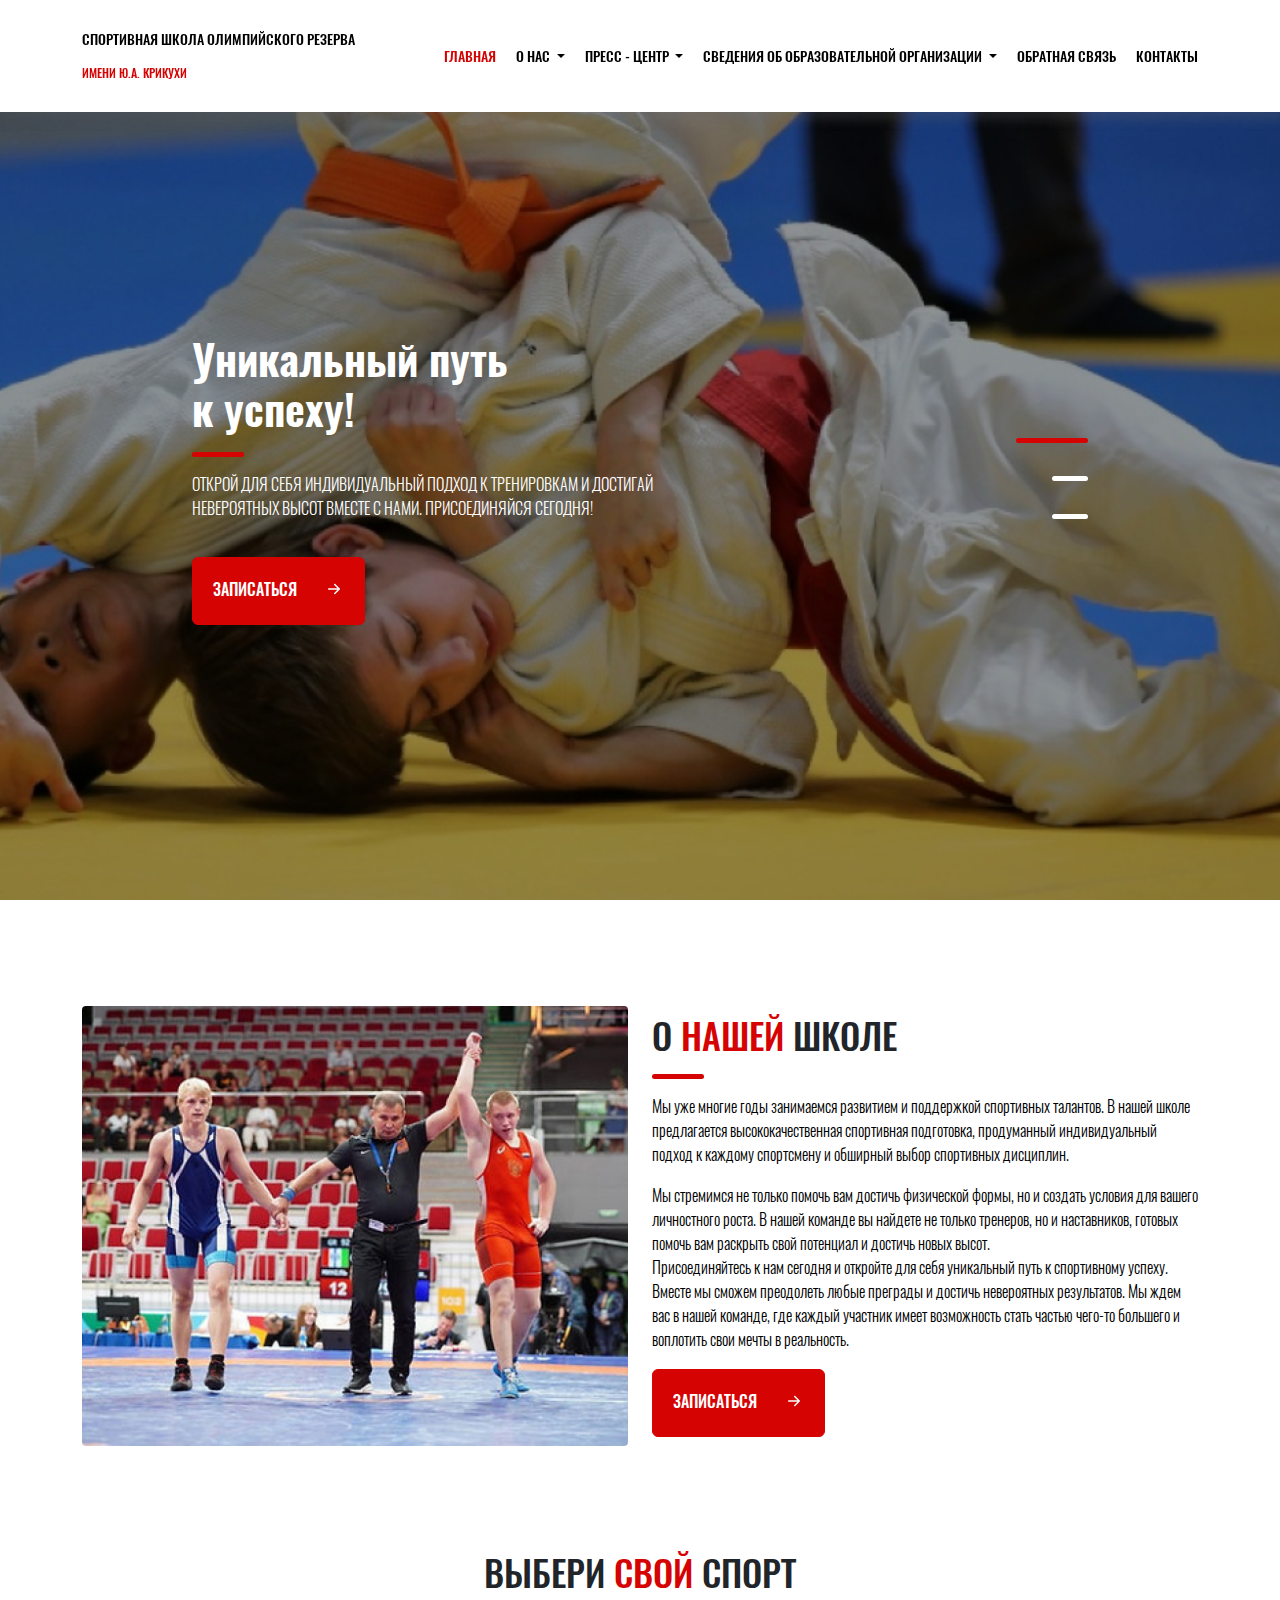
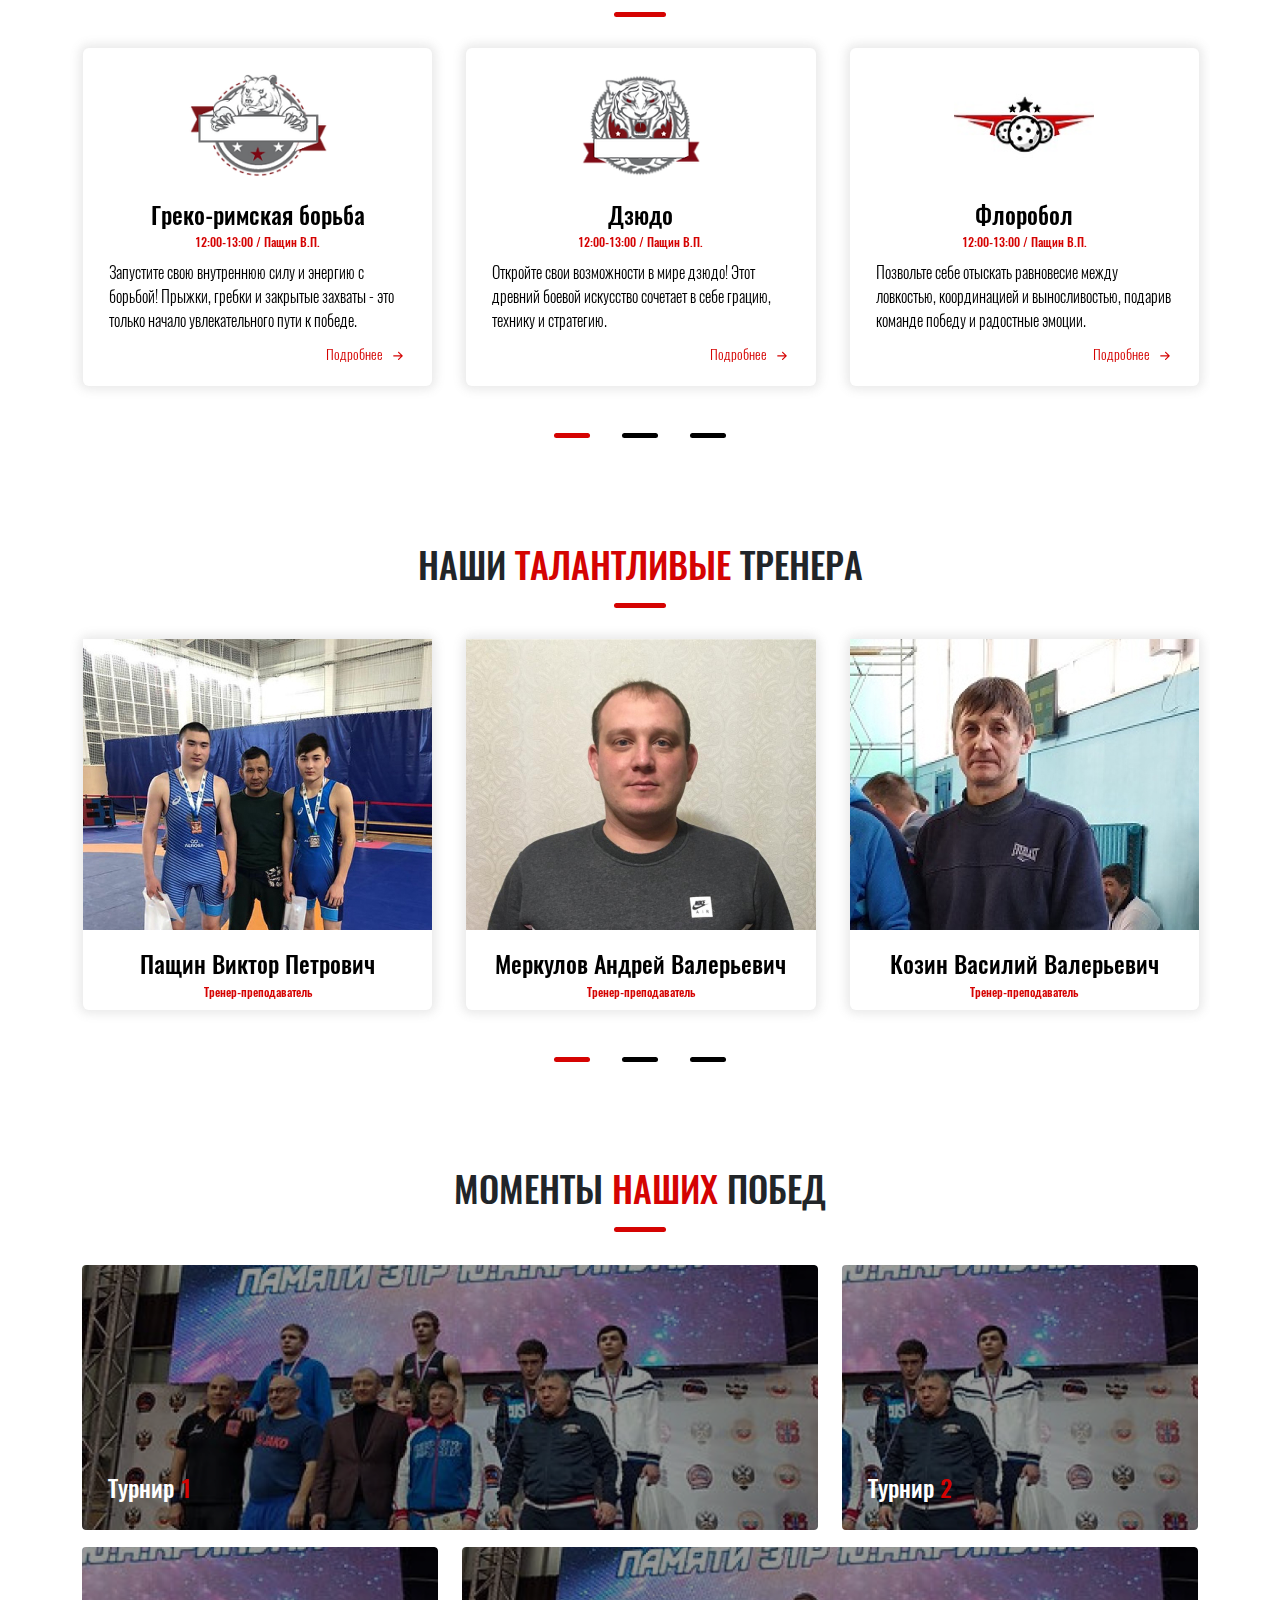
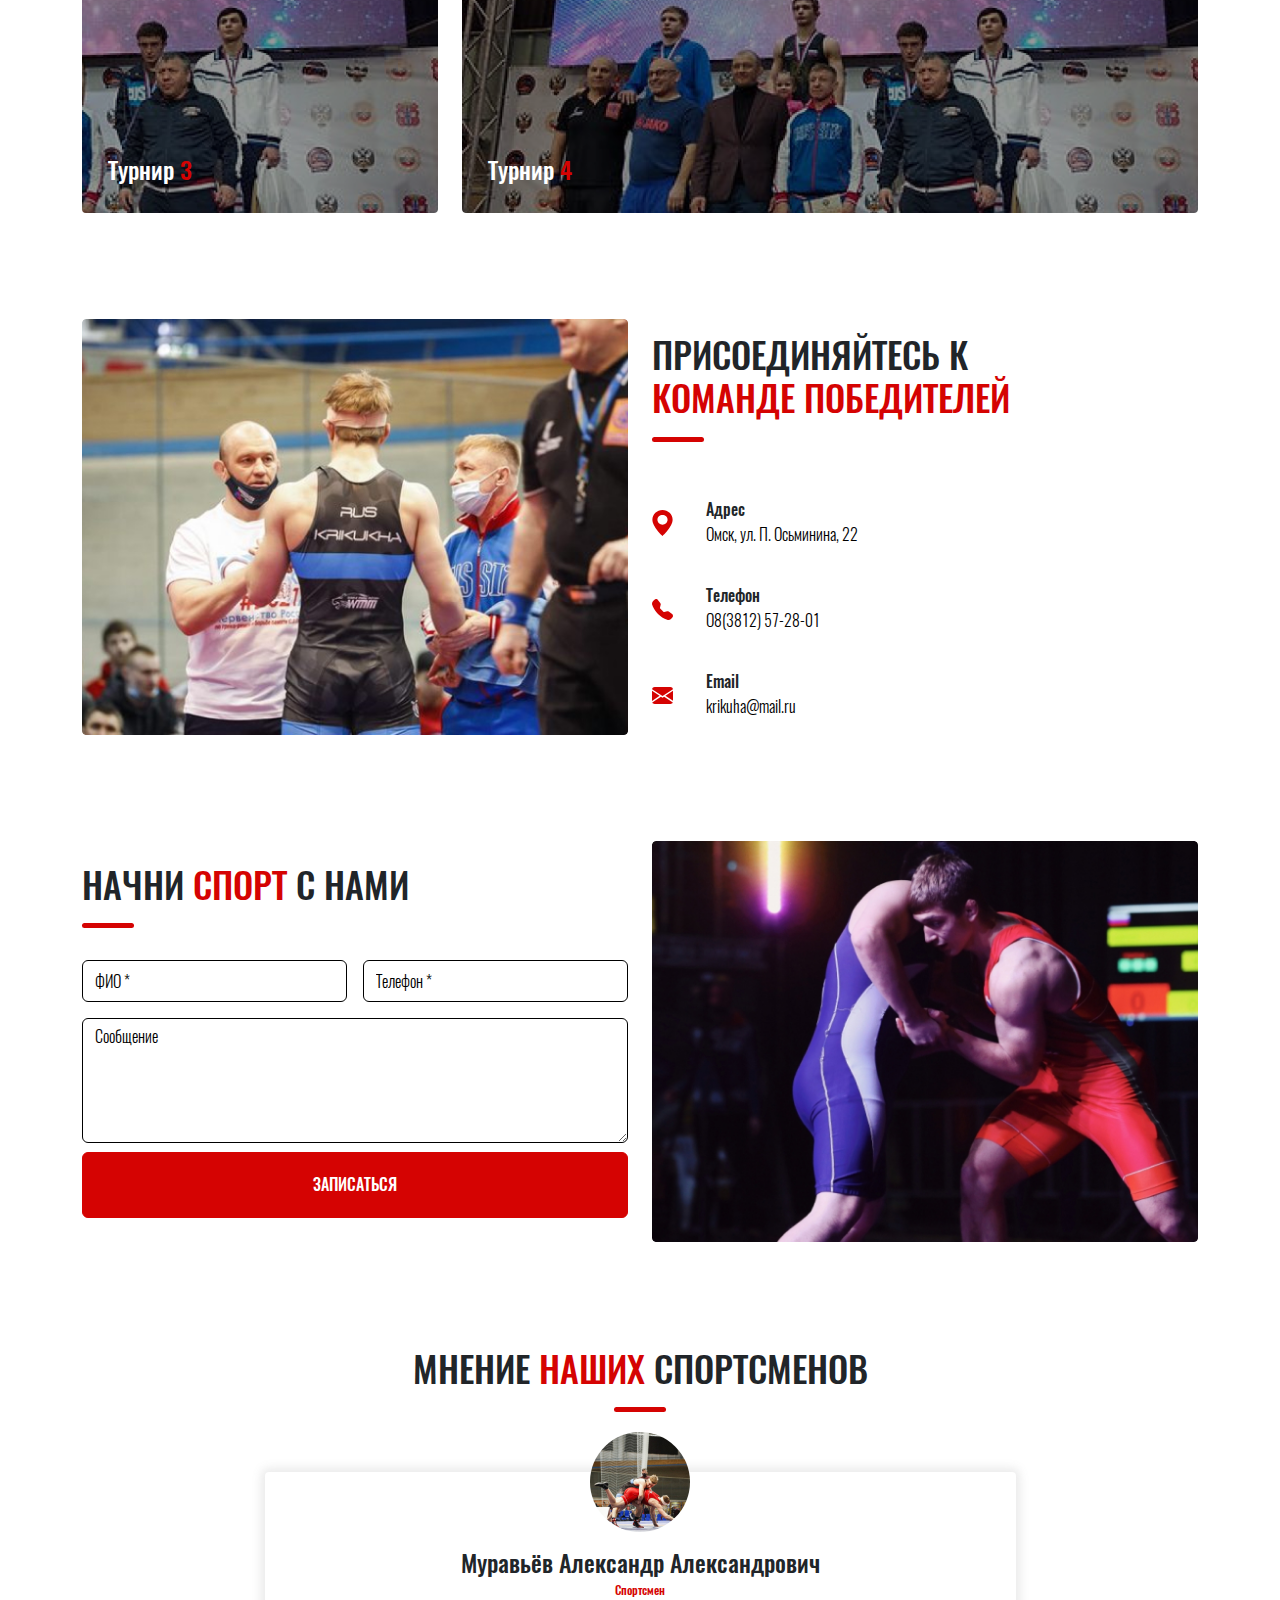
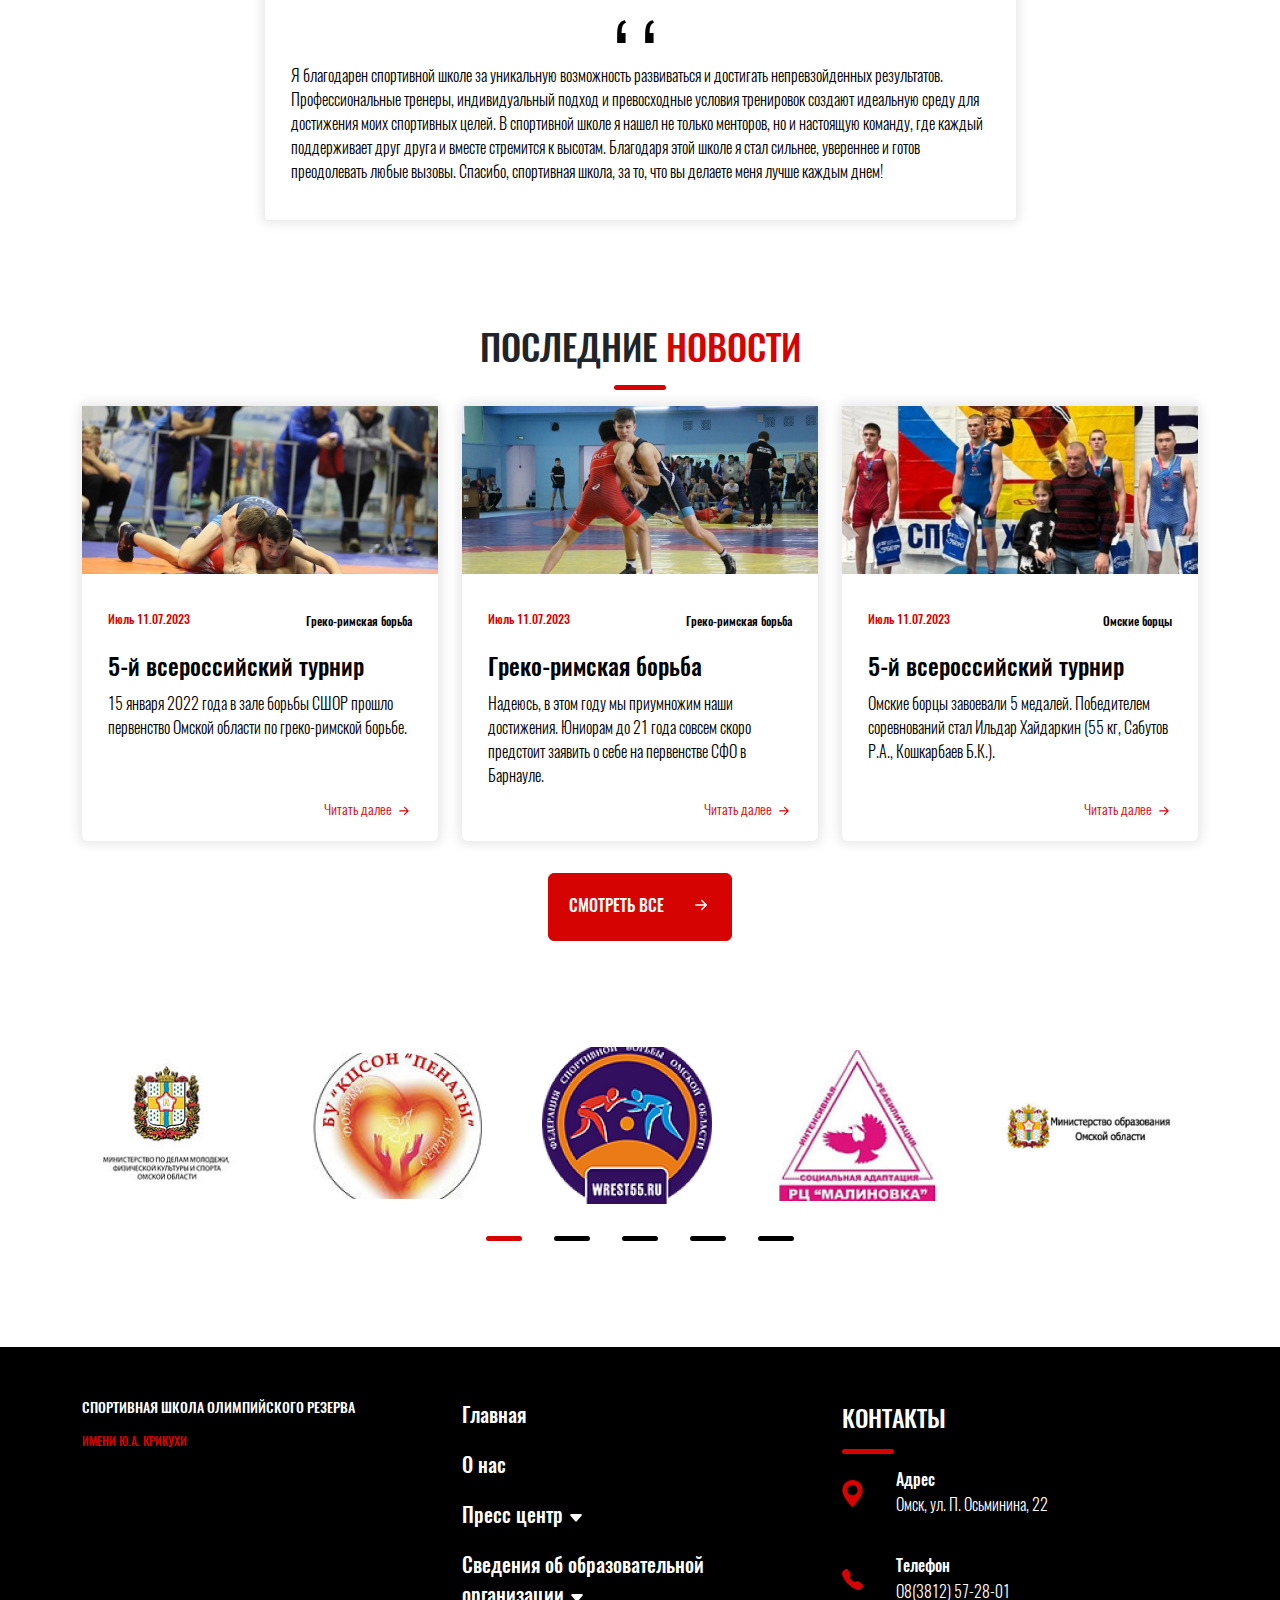
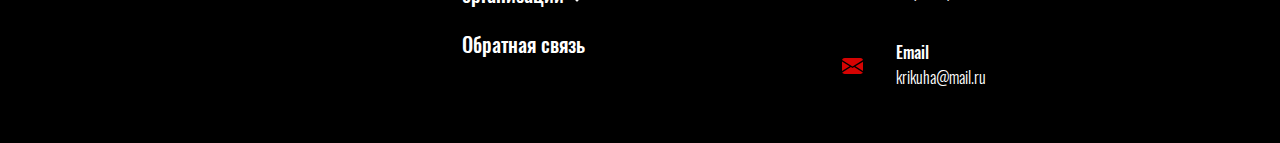
<file: index.html>
<!DOCTYPE html>
<html lang="en">
    <head>
        <meta charset="UTF-8">
        <meta http-equiv="X-UA-Compatible" content="IE=edge">
        <meta name="viewport" content="width=device-width, initial-scale=1.0">
        <title>Крикуха</title>
        <!--CSS-->
        <link rel="stylesheet" href="assets/css/style.css" type="text/css">
        <!--Bootstrap CSS-->
        <link href="assets/css/bootstrap.min.css" rel="stylesheet" >
        <!--Owl Slider CSS-->
        <link src="assets/css/owl.carousel.min.css">
        <link src="assets/css/owl.theme.default.min.css">
    </head>

    <body>

        <header>
            <nav class="navbar navbar-expand-lg fixed-top">
                <div class="container">
                  <a class="navbar-brand text-uppercase" href="index.html">
                    <h4 class="mb-0 ms-0">Спортивная школа олимпийского резерва<br>
                    <span>имени Ю.А. Крикухи</span></h4>
                  </a>
                  <button class="navbar-toggler" type="button" data-bs-toggle="collapse" data-bs-target="#navbarSupportedContent" aria-controls="navbarSupportedContent" aria-expanded="false" aria-label="Toggle navigation">
                    <span class="navbar-toggler-icon"></span>
                  </button>
                  <div class="collapse navbar-collapse justify-content-end" id="navbarSupportedContent">
                    <ul class="navbar-nav">
                      <li class="nav-item">
                        <a class="nav-link active text-uppercase " aria-current="page" href="index.html">Главная</a>
                      </li>
                      <li class="nav-item dropdown-center">
                        <a class="nav-link dropdown-toggle text-uppercase" href="#" role="button" data-bs-toggle="dropdown" aria-expanded="false">
                          О нас
                        </a>
                        <ul class="dropdown-menu">
                          <li><a class="dropdown-item text-uppercase" href="about.html">О школе</a></li>
                          <li><a class="dropdown-item text-uppercase" href="trainer.html">Тренеры</a></li>
                        </ul>
                      </li>
                      <li class="nav-item dropdown-center">
                        <a class="nav-link dropdown-toggle text-uppercase" href="#" role="button" data-bs-toggle="dropdown" aria-expanded="false">
                          Пресс - центр
                        </a>
                        <ul class="dropdown-menu">
                          <li><a class="dropdown-item text-uppercase" href="news.html">Новости</a></li>
                          <li><a class="dropdown-item text-uppercase" href="#">Галерея</a></li>
                        </ul>
                      </li>
                      <li class="nav-item dropdown-center">
                        <a class="nav-link dropdown-toggle text-uppercase" href="#" role="button" data-bs-toggle="dropdown" aria-expanded="false">
                          Сведения об образовательной организации
                        </a>
                        <ul class="dropdown-menu">
                          <li><a class="dropdown-item text-uppercase" href="#">Документы</a></li>
                          <li><a class="dropdown-item text-uppercase" href="#">Родителям</a></li>
                        </ul>
                      </li>
                      <li class="nav-item">
                        <a class="nav-link text-uppercase" href="feedback.html">Обратная связь</a>
                      </li>
                      <li class="nav-item">
                        <a class="nav-link text-uppercase pe-0" href="#">Контакты</a>
                      </li>
                    </ul>
                  </div>
                </div>
              </nav>
        </header>

        <main>
            <div id="carouselExampleCaptions" class="carousel slide" data-bs-ride="carousel">
                <div class="carousel-indicators justify-content-end">
                    <div class="btn-indicators">
                        <button type="button" data-bs-target="#carouselExampleCaptions" data-bs-slide-to="0" class="active" aria-current="true" aria-label="Slide 1"></button>
                        <button type="button" data-bs-target="#carouselExampleCaptions" data-bs-slide-to="1" aria-label="Slide 2"></button>
                        <button type="button" data-bs-target="#carouselExampleCaptions" data-bs-slide-to="2" aria-label="Slide 3"></button>
                    </div>
                </div>
                <div class="carousel-inner">
                  <div class="carousel-item active">
                    <img src="assets/img/carousel-1.jpg" class="d-block w-100" alt="carousel-1">
                    <div class="carousel-caption d-block">
                      <h1 class="text-start mb-0">Уникальный путь<br>к успеху!</h1>
                      <hr class="line">
                      <p class="text-start text-uppercase">Открой для себя индивидуальный подход к тренировкам и достигай невероятных высот вместе с нами. Присоединяйся сегодня!</p>
                      <div class="btn-block text-start">
                        <button class="btn text-uppercase">Записаться<img src="assets/img/arrow-right.svg" alt="arrow-right"></button>
                      </div>
                    </div>
                  </div>
                  <div class="carousel-item">
                    <img src="assets/img/carousel-1.jpg" class="d-block w-100" alt="carousel-1">
                    <div class="carousel-caption d-block">
                      <h1 class="text-start mb-0">Уникальный путь<br>к успеху!</h1>
                      <hr class="line">
                      <p class="text-start text-uppercase">Открой для себя индивидуальный подход к тренировкам и достигай невероятных высот вместе с нами. Присоединяйся сегодня!</p>
                      <div class="btn-block text-start">
                        <button class="btn text-uppercase">Записаться<img src="assets/img/arrow-right.svg" alt="arrow-right"></button>
                      </div>
                    </div>
                  </div>
                  <div class="carousel-item">
                    <img src="assets/img/carousel-1.jpg" class="d-block w-100" alt="carousel-1">
                    <div class="carousel-caption d-block">
                      <h1 class="text-start mb-0">Уникальный путь<br>к успеху!</h1>
                      <hr class="line">
                      <p class="text-start text-uppercase">Открой для себя индивидуальный подход к тренировкам и достигай невероятных высот вместе с нами. Присоединяйся сегодня!</p>
                      <div class="btn-block text-start">
                        <button class="btn text-uppercase">Записаться<img src="assets/img/arrow-right.svg" alt="arrow-right"></button>
                      </div>
                    </div>  
                  </div>
                </div>
            </div>

            <div class="about-school">
                <div class="container">
                    <div class="row">
                        <div class="col-xl-6 col-lg-6 col-md-6 col-12 ">
                            <div class="img-block h-100">
                                <img src="assets/img/about.jpg" alt="about-school">
                            </div>
                        </div>
                        <div class="col-xl-6 col-lg-6 col-md-6 col-12 d-flex align-items-center">
                            <div class="about-block">
                                <div class="title-block">
                                    <h2 class="text-start text-uppercase">О <span>нашей</span> школе</h2>
                                    <hr class="line">
                                </div>
                                <div class="text-block">
                                    <p>Мы уже многие годы занимаемся развитием и поддержкой спортивных талантов.  В нашей школе предлагается высококачественная спортивная подготовка, продуманный индивидуальный подход к каждому спортсмену и обширный выбор спортивных дисциплин.</p>
                                    <p>Мы стремимся не только помочь вам достичь физической формы, но и создать условия для вашего личностного роста. В нашей команде вы найдете не только тренеров, но и наставников, готовых помочь вам раскрыть свой потенциал и достичь новых высот.<br>Присоединяйтесь к нам сегодня и откройте для себя уникальный путь к спортивному успеху. Вместе мы сможем преодолеть любые преграды и достичь невероятных результатов. Мы ждем вас в нашей команде, где каждый участник имеет возможность стать частью чего-то большего и воплотить свои мечты в реальность.</p>
                                </div>
                                <div class="btn-block text-start">
                                    <button class="btn text-uppercase">Записаться<img src="assets/img/arrow-right.svg" alt="arrow-right"></button>
                                </div>
                            </div>
                        </div>
                    </div>
                </div>
            </div>

            <!--
              <div class="select-sport">
              <div class="container">
                  <div class="row">
                      <div class="title-block">
                          <h2 class="text-center text-uppercase">Выбери <span>свой</span> спорт</h2>
                          <hr class="line mx-auto">
                      </div>
                      <div class="col-xl-4 col-lg-4 col-md-4 col-12">
                            <div class="card">
                              <div class="img-sport m-auto">
                                  <img src="assets/img/struggle.png" class="w-100 h-100" alt="img-struggle">
                              </div>
                              <div class="card-body d-flex flex-column justify-content-between p-0">
                                <div class="card-title-text">
                                  <h3 class="card-title text-center">Греко-римская борьба</h3>
                                <h6 class="card-subtitle text-center">12:00-13:00 / Пащин В.П.</h6>
                                <p class="card-text ">Запустите свою внутреннюю силу и энергию с борьбой! Прыжки, гребки и закрытые захваты - это только начало увлекательного пути к победе.</p>
                                </div>
                                <div class="link-card text-end">
                                  <a href="#" class="text-end">Подробнее <img src="assets/img/arrow-right-link.svg" alt="arrow-right-link"></a>
                                </div>
                              </div>
                            </div>
                      </div>
                      <div class="col-xl-4 col-lg-4 col-md-4 col-12">
                          <div class="card">
                              <div class="img-sport m-auto">
                                  <img src="assets/img/judo.png" class="w-100 h-100" alt="img-judo">
                              </div>
                              <div class="card-body d-flex flex-column justify-content-between p-0">
                                <div class="card-title-text">
                                  <h3 class="card-title text-center">Дзюдо</h3>
                                  <h6 class="card-subtitle text-center">12:00-13:00 / Пащин В.П.</h6>
                                  <p class="card-text ">Откройте свои возможности в мире дзюдо! Этот древний боевой искусство сочетает в себе грацию, технику и стратегию. </p>
                                </div>
                                <div class="link-card text-end">
                                  <a href="#" class="text-end">Подробнее <img src="assets/img/arrow-right-link.svg" alt="arrow-right-link"></a>
                                </div>
                              </div>
                            </div>
                      </div>
                      <div class="col-xl-4 col-lg-4 col-md-4 col-12">
                          <div class="card">
                            <div class="img-sport m-auto">
                              <img src="assets/img/floorobol.png" class="w-100 h-100" alt="img-floorobol">
                            </div>
                            <div class="card-body d-flex flex-column justify-content-between p-0">
                              <div class="card-title-text">
                                <h3 class="card-title text-center">Флоробол</h3>
                                <h6 class="card-subtitle text-center">12:00-13:00 / Пащин В.П.</h6>
                                <p class="card-text ">Позвольте себе отыскать равновесие между ловкостью, координацией и выносливостью, подарив команде победу и радостные эмоции.</p>
                              </div>
                              <div class="link-card text-end">
                                <a href="#" class="text-end">Подробнее <img src="assets/img/arrow-right-link.svg" alt="arrow-right-link"></a>
                              </div>
                            </div>
                          </div>
                      </div>
                  </div>
              </div>
          </div>
            -->

          <div class="select-sport">
            <div class="container">
                <div class="title-block">
                  <h2 class="text-center text-uppercase">Выбери <span>свой</span> спорт</h2>
                  <hr class="line mx-auto">
                </div>
                <div id="owl-demo-1" class="owl-carousel owl-theme row" style="overflow-x:hidden;overflow-x: visible">
        
                    <article class="thumbnail item col-xl-4 col-lg-4 col-md-4 col-12">
                      <div class="card">
                        <div class="img-sport m-auto">
                            <img src="assets/img/struggle.png" class="w-100 h-100" alt="img-struggle">
                        </div>
                        <div class="card-body d-flex flex-column justify-content-between p-0">
                          <div class="card-title-text">
                            <h3 class="card-title text-center">Греко-римская борьба</h3>
                          <h6 class="card-subtitle text-center">12:00-13:00 / Пащин В.П.</h6>
                          <p class="card-text ">Запустите свою внутреннюю силу и энергию с борьбой! Прыжки, гребки и закрытые захваты - это только начало увлекательного пути к победе.</p>
                          </div>
                          <div class="link-card text-end">
                            <a href="#" class="text-end">Подробнее <img src="assets/img/arrow-right-link.svg" alt="arrow-right-link"></a>
                          </div>
                        </div>
                      </div>
                    </article>

                    <article class="thumbnail item col-xl-4 col-lg-4 col-md-4 col-12">
                      <div class="card">
                        <div class="img-sport m-auto">
                            <img src="assets/img/judo.png" class="w-100 h-100" alt="img-judo">
                        </div>
                        <div class="card-body d-flex flex-column justify-content-between p-0">
                          <div class="card-title-text">
                            <h3 class="card-title text-center">Дзюдо</h3>
                            <h6 class="card-subtitle text-center">12:00-13:00 / Пащин В.П.</h6>
                            <p class="card-text ">Откройте свои возможности в мире дзюдо! Этот древний боевой искусство сочетает в себе грацию, технику и стратегию. </p>
                          </div>
                          <div class="link-card text-end">
                            <a href="#" class="text-end">Подробнее <img src="assets/img/arrow-right-link.svg" alt="arrow-right-link"></a>
                          </div>
                        </div>
                      </div>
                    </article>

                    <article class="thumbnail item col-xl-4 col-lg-4 col-md-4 col-12">
                      <div class="card">
                        <div class="img-sport m-auto">
                          <img src="assets/img/floorobol.png" class="w-100 h-100" alt="img-floorobol">
                        </div>
                        <div class="card-body d-flex flex-column justify-content-between p-0">
                          <div class="card-title-text">
                            <h3 class="card-title text-center">Флоробол</h3>
                            <h6 class="card-subtitle text-center">12:00-13:00 / Пащин В.П.</h6>
                            <p class="card-text ">Позвольте себе отыскать равновесие между ловкостью, координацией и выносливостью, подарив команде победу и радостные эмоции.</p>
                          </div>
                          <div class="link-card text-end">
                            <a href="#" class="text-end">Подробнее <img src="assets/img/arrow-right-link.svg" alt="arrow-right-link"></a>
                          </div>
                        </div>
                      </div>
                    </article>

                </div>
            </div>
        </div>

        <div class="trainer">
          <div class="container">
              <div class="title-block">
                <h2 class="text-center text-uppercase">Наши <span>талантливые</span> тренера</h2>
                <hr class="line mx-auto">
              </div>
              <div id="owl-demo-2" class="owl-carousel owl-theme row" style="overflow-x:hidden;overflow-x: visible">
      
                  <article class="thumbnail item col-xl-4 col-lg-4 col-md-4 col-12">
                    <div class="card">
                      <div class="img-sport m-auto">
                          <img src="assets/img/trainer-1.jpg" class="w-100 h-100" alt="trainer">
                      </div>
                      <div class="card-body d-flex flex-column justify-content-between p-0">
                        <div class="card-title-text">
                          <h3 class="card-title text-center">Пащин Виктор Петрович</h3>
                          <h6 class="card-subtitle text-center">Тренер-преподаватель</h6>
                        </div>
                      </div>
                    </div>
                  </article>

                  <article class="thumbnail item col-xl-4 col-lg-4 col-md-4 col-12">
                    <div class="card">
                      <div class="img-sport m-auto">
                          <img src="assets/img/trainer-2.jpg" class="w-100 h-100" alt="trainer">
                      </div>
                      <div class="card-body d-flex flex-column justify-content-between p-0">
                        <div class="card-title-text">
                          <h3 class="card-title text-center">Меркулов Андрей Валерьевич</h3>
                          <h6 class="card-subtitle text-center">Тренер-преподаватель</h6>
                        </div>
                      </div>
                    </div>
                  </article>

                  <article class="thumbnail item col-xl-4 col-lg-4 col-md-4 col-12">
                    <div class="card">
                      <div class="img-sport m-auto">
                        <img src="assets/img/trainer-3.jpg" class="w-100 h-100" alt="trainer">
                      </div>
                      <div class="card-body d-flex flex-column justify-content-between p-0">
                        <div class="card-title-text">
                          <h3 class="card-title text-center">Козин Василий Валерьевич</h3>
                          <h6 class="card-subtitle text-center">Тренер-преподаватель</h6>
                        </div>
                      </div>
                    </div>
                  </article>

                </div>
            </div>
        </div>

        <div class="gallery">
          <div class="container">
            <div class="row">
              <div class="title-block">
                <h2 class="text-center text-uppercase">Моменты <span>наших</span> побед</h2>
                <hr class="line mx-auto">
              </div>
              <div class="col-xl-8 col-md-8 col-sm-7 col-7">
                <a href="#">
                  <div class="img-block h-100 position-relative">
                    <img src="assets/img/gallery.jpg" alt="gallery">
                    <div class="title-gallery position-absolute bottom-0 start-0">
                      <h3 class="text-start">Турнир <span>1</span></h3>
                    </div>
                  </div>
                </a>
              </div>
              <div class="col-xl-4 col-md-4 col-sm-5 col-5">
                <a href="#">
                  <div class="img-block h-100 position-relative">
                    <img src="assets/img/gallery.jpg" alt="gallery">
                    <div class="title-gallery position-absolute bottom-0 start-0">
                      <h3 class="text-start">Турнир <span>2</span></h3>
                    </div>
                  </div>
                </a>
              </div>
              <div class="col-xl-4 col-md-4 col-sm-5 col-5">
                <a href="#">
                  <div class="img-block h-100 position-relative">
                    <img src="assets/img/gallery.jpg" alt="gallery">
                    <div class="title-gallery position-absolute bottom-0 start-0">
                      <h3 class="text-start">Турнир <span>3</span></h3>
                    </div>
                  </div>
                </a>
              </div>
              <div class="col-xl-8 col-md-8 col-sm-7 col-7">
                <a href="#">
                  <div class="img-block h-100 position-relative">
                    <img src="assets/img/gallery.jpg" alt="gallery">
                    <div class="title-gallery position-absolute bottom-0 start-0">
                      <h3 class="text-start">Турнир <span>4</span></h3>
                    </div>
                  </div>
                </a>
              </div>
            </div>
          </div>
        </div>

        <div class="contact">
          <div class="about-school">
            <div class="container">
                <div class="row">
                    <div class="col-xl-6 col-lg-6 col-md-6 col-12 ">
                        <div class="img-block h-100">
                            <img src="assets/img/contact.jpg" alt="contact">
                        </div>
                    </div>
                    <div class="col-xl-6 col-lg-6 col-md-6 col-12 d-flex align-items-center">
                        <div class="about-block">
                            <div class="title-block">
                                <h2 class="text-start text-uppercase">Присоединяйтесь к <br><span>команде победителей</span></h2>
                                <hr class="line">
                            </div>
                            <div class="icon-block d-flex align-items-center justify-content-start">
                              <img src="assets/img/map.svg" alt="map">
                              <div class="contact-text">
                                <h4 class="text-start">Адрес</h4>
                                <p class="text-start mb-0">Омск, ул. П. Осьминина, 22</p>
                              </div>
                            </div>
                            <div class="icon-block d-flex align-items-center justify-content-start">
                              <img src="assets/img/phone.svg" alt="phone">
                              <div class="contact-text">
                                <h4 class="text-start">Телефон</h4>
                                <p class="text-start mb-0">О8(3812) 57-28-01</p>
                              </div>
                            </div>
                            <div class="icon-block p-0 d-flex align-items-center justify-content-start">
                              <img src="assets/img/mail.svg" alt="mail">
                              <div class="contact-text">
                                <h4 class="text-start">Email</h4>
                                <p class="text-start mb-0">krikuha@mail.ru</p>
                              </div>
                            </div>
                        </div>
                    </div>
                </div>
            </div>
          </div>
        </div>

        <div class="feedback">
            <div class="container">
                <div class="row">
                  <div class="col-xl-6 col-lg-6 col-md-6 col-12 d-xl-none d-md-none d-block">
                    <div class="img-block h-100">
                        <img src="assets/img/feedback.jpg" alt="feedback">
                    </div>
                  </div>
                    <div class="col-xl-6 col-lg-6 col-md-6 col-12 d-flex align-items-center">
                        <div class="about-block">
                            <div class="title-block">
                                <h2 class="text-start text-uppercase">Начни <span>спорт</span> с нами</h2>
                                <hr class="line">
                            </div>
                            <form class="row g-3 needs-validation" novalidate>
                              <div class="col-xl-6">
                                <input type="text" class="form-control" id="user-name" placeholder="ФИО *" autocomplete="off" required>
                                <div class="invalid-feedback">
                                  Поле не заполнено
                                </div>
                              </div>
                              <div class="col-xl-6">
                                <input type="text" class="form-control" id="user-tel" placeholder="Телефон *" autocomplete="off" required>
                                <div class="invalid-feedback">
                                  Поле не заполнено
                                </div>
                              </div>
                              <div class="col-12">
                                <textarea class="form-control" id="user-message" placeholder="Сообщение" autocomplete="off"></textarea>
                                <div class="invalid-feedback">
                                  Поле не заполнено
                                </div>
                              </div>
                              <div class="col-12 mt-0">
                                <div class="btn-block text-start mt-0">
                                  <button class="btn text-uppercase w-100">Записаться</button>
                                </div>
                              </div>
                            </form>
                        </div>
                    </div>
                    <div class="col-xl-6 col-lg-6 col-md-6 col-12 d-xl-block d-md-block d-none">
                      <div class="img-block h-100">
                          <img src="assets/img/feedback.jpg" alt="feedback">
                      </div>
                    </div>
                </div>
            </div>
        </div>

        <div class="reviews">
          <div class="container">
            <div class="row">
              <div class="title-block">
                <h2 class="text-center text-uppercase">Мнение <span>наших</span> спортсменов</h2>
                <hr class="line mx-auto">
              </div>
              <div class="col-12">
                <div class="reviews-block mx-auto">
                  <div class="img-reviews text-center">
                    <img src="assets/img/img-user.jpg" alt="img-user">
                  </div>
                  <div class="reviews-text">
                      <h3 class="card-title text-center">Муравьёв Александр Александрович</h3>
                      <h6 class="card-subtitle text-center">Спортсмен</h6>
                      <p class="quotes text-center">‘‘</p>
                      <p>Я благодарен спортивной школе за уникальную возможность развиваться и достигать непревзойденных результатов. Профессиональные тренеры, индивидуальный подход и превосходные условия тренировок создают идеальную среду для достижения моих спортивных целей. В спортивной школе я нашел не только менторов, но и настоящую команду, где каждый поддерживает друг друга и вместе стремится к высотам. Благодаря этой школе я стал сильнее, увереннее и готов преодолевать любые вызовы. Спасибо, спортивная школа, за то, что вы делаете меня лучше каждым днем!</p>
                  </div>
                </div>
              </div>
            </div>
          </div>
        </div>

        <div class="news">
          <div class="container">
            <div class="row">
              <div class="title-block">
                <h2 class="text-center text-uppercase">Последние <span>новости</span></h2>
                <hr class="line mx-auto">
              </div>
              <div class="col-xl-4 col-lg-4 col-md-4 col-12">
                <div class="card h-100">
                  <div class="img-sport m-auto">
                    <img src="assets/img/news-1.jpg" class="w-100 h-100" alt="news">
                  </div>
                  <div class="card-body d-flex flex-column justify-content-between p-0">
                    <div class="card-title-text">
                      
                      <div class="date-news d-flex align-items-center justify-content-between">
                        <h6 class="card-subtitle text-start">Июль 11.07.2023</h6>
                        <h6 class="type-sport text-end">Греко-римская борьба</h6>
                      </div>
                      <h3 class="card-title text-start">5-й всероссийский турнир</h3>
                      <p class="card-text ">15 января 2022 года в зале борьбы СШОР прошло первенство Омской области по греко-римской борьбе.</p>
                    </div>
                    <div class="link-card text-end">
                      <a href="post.html" class="text-end">Читать далее<img src="assets/img/arrow-right-link.svg" alt="arrow-right-link"></a>
                    </div>
                  </div>
                </div>
              </div>
              <div class="col-xl-4 col-lg-4 col-md-4 col-12">
                <div class="card h-100">
                  <div class="img-sport m-auto">
                    <img src="assets/img/news-2.jpg" class="w-100 h-100" alt="news">
                  </div>
                  <div class="card-body d-flex flex-column justify-content-between p-0">
                    <div class="card-title-text">
                      
                      <div class="date-news d-flex align-items-center justify-content-between">
                        <h6 class="card-subtitle text-start">Июль 11.07.2023</h6>
                        <h6 class="type-sport text-end">Греко-римская борьба</h6>
                      </div>
                      <h3 class="card-title text-start">Греко-римская борьба</h3>
                      <p class="card-text ">Надеюсь, в этом году мы приумножим наши достижения. Юниорам до 21 года совсем скоро предстоит заявить о себе на первенстве СФО в Барнауле.</p>
                    </div>
                    <div class="link-card text-end">
                      <a href="post.html" class="text-end">Читать далее<img src="assets/img/arrow-right-link.svg" alt="arrow-right-link"></a>
                    </div>
                  </div>
                </div>
              </div>
              <div class="col-xl-4 col-lg-4 col-md-4 col-12">
                <div class="card h-100">
                  <div class="img-sport m-auto">
                    <img src="assets/img/news-3.jpg" class="w-100 h-100" alt="news">
                  </div>
                  <div class="card-body d-flex flex-column justify-content-between p-0">
                    <div class="card-title-text">
                      
                      <div class="date-news d-flex align-items-center justify-content-between">
                        <h6 class="card-subtitle text-start">Июль 11.07.2023</h6>
                        <h6 class="type-sport text-end">Омские борцы</h6>
                      </div>
                      <h3 class="card-title text-start">5-й всероссийский турнир</h3>
                      <p class="card-text ">Омские борцы завоевали 5 медалей. Победителем соревнований стал Ильдар Хайдаркин (55 кг, Сабутов Р.А., Кошкарбаев Б.К.).</p>
                    </div>
                    <div class="link-card text-end">
                      <a href="post.html" class="text-end">Читать далее<img src="assets/img/arrow-right-link.svg" alt="arrow-right-link"></a>
                    </div>
                  </div>
                </div>
              </div>
              <div class="col-12">
                  <div class="btn-block text-center">
                    <button class="btn text-uppercase"><a href="news.html">Смотреть все<img src="assets/img/arrow-right.svg" alt="arrow-right"></a></button>
                  </div>
              </div>
            </div>
          </div>
        </div>

        <div class="links">
          <div class="container">
              <div id="owl-demo-3" class="owl-carousel owl-theme row" style="overflow-x:hidden;overflow-x: visible">
      
                  <article class="thumbnail item col-lg-4 col-md-4 col-12">
                    <div class="img-link">
                      <img src="assets/img/link-1.png" alt="link">
                    </div>
                  </article>

                  <article class="thumbnail item col-lg-4 col-md-4 col-12">
                    <div class="img-link">
                        <img src="assets/img/link-2.png" alt="link">
                    </div>
                  </article>

                  <article class="thumbnail item col-lg-4 col-md-4 col-12">
                    <div class="img-link">
                        <img src="assets/img/link-3.png" alt="link">
                    </div>
                  </article>

                  <article class="thumbnail item col-lg-4 col-md-4 col-12">
                    <div class="img-link">
                        <img src="assets/img/link-4.png" alt="link">
                    </div>
                  </article>

                  <article class="thumbnail item col-lg-4 col-md-4 col-12">
                    <div class="img-link">
                        <img src="assets/img/link-5.png" alt="link">
                    </div>
                  </article>

                </div>
            </div>
        </div>

        </main>

        <footer>
            <div class="footer">
              <div class="container">
                <div class="row">
                  <div class="col-xl-4 col-lg-4 col-12">
                    <a class="navbar-brand text-uppercase" href="#"><h4 class="mb-0 ms-0">Спортивная школа олимпийского резерва<br><span>имени Ю.А. Крикухи</span></h4></a>
                  </div>
                  <div class="col-xl-4 col-lg-4 col-md-6 col-sm-6 col-12">
                    <ul class="list-group">
                      <li class="list-group-item ps-0 pt-0">
                        <a href="#">Главная</a>
                      </li>
                      <li class="list-group-item ps-0">
                        <a href="#">О нас</a>
                      </li>
                      <li class="list-group-item ps-0" data-bs-toggle="collapse" href="#collapseOne" role="button" aria-expanded="false" aria-controls="collapseOne">Пресс центр 
                        <img src="assets/img/arrow-down.svg" alt="arrow-down">
                      </li>
                        <ul class="list-group collapse" id="collapseOne">
                          <li class="list-group-item ps-0">
                            <a href="news.html">Новости</a>
                          </li>
                          <li class="list-group-item ps-0">
                            <a href="#">Галерея</a>
                          </li>
                        </ul>
                      <li class="list-group-item ps-0" data-bs-toggle="collapse" href="#collapseTwo" role="button" aria-expanded="false" aria-controls="collapseTwo">Сведения об образовательной организации 
                        <img src="assets/img/arrow-down.svg" alt="arrow-down">
                      </li>
                        <ul class="list-group collapse" id="collapseTwo">
                          <li class="list-group-item ps-0">
                            <a href="#">Документы</a>
                          </li>
                          <li class="list-group-item ps-0">
                            <a href="#">Документы</a>
                          </li>
                        </ul>
                      <li class="list-group-item ps-0"><a href="feedback.html">Обратная связь</a></li>
                    </ul>
                  </div>
                  <div class="col-xl-4 col-lg-4 col-md-6 col-sm-6 col-12">
                    <div class="title-block">
                      <h3 class="text-start text-uppercase mt-1">Контакты</h3>
                      <hr class="line me-auto">
                    </div>
                      <div class="icon-block d-flex align-items-center justify-content-start">
                        <img src="assets/img/map.svg" alt="map">
                        <div class="contact-text">
                          <h4 class="text-start">Адрес</h4>
                          <p class="text-start mb-0">Омск, ул. П. Осьминина, 22</p>
                        </div>
                      </div>
                      <div class="icon-block d-flex align-items-center justify-content-start">
                        <img src="assets/img/phone.svg" alt="phone">
                        <div class="contact-text">
                          <h4 class="text-start">Телефон</h4>
                          <p class="text-start mb-0">О8(3812) 57-28-01</p>
                        </div>
                      </div>
                      <div class="icon-block p-0 d-flex align-items-center justify-content-start">
                        <img src="assets/img/mail.svg" alt="mail">
                        <div class="contact-text">
                          <h4 class="text-start">Email</h4>
                          <p class="text-start mb-0">krikuha@mail.ru</p>
                        </div>
                      </div>
                  </div>
                </div>
              </div>
            </div>
        </footer>

    </body>
    <!--JQuery link-->
    <script src="assets/script/jquery.js"></script>
    <!--JS-->
    <script src="assets/script/owl.carousel.min.js"></script>
    <!--Bootstrap JS-->
    <script src="assets/script/bootstrap.bundle.min.js"></script>
    <!--JS-->
    <script src="assets/script/script.js"></script>
</html>
</file>
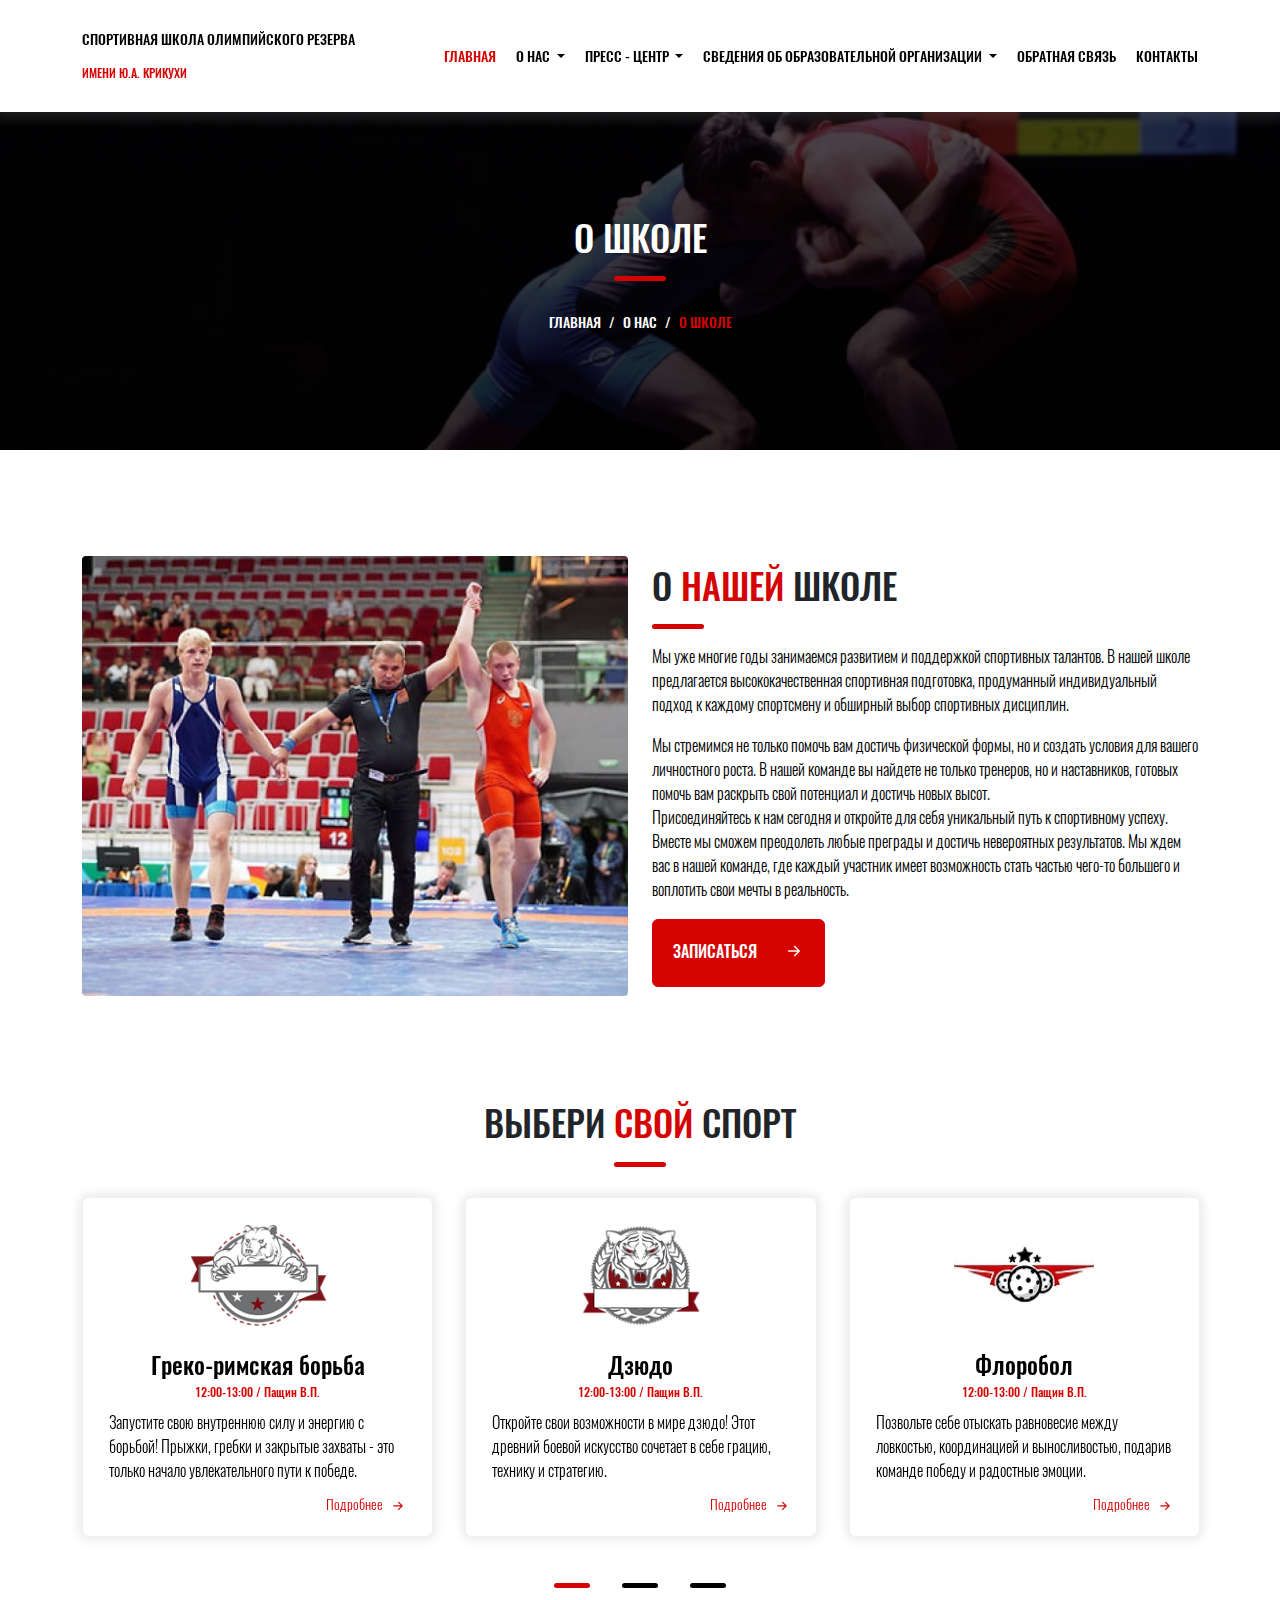
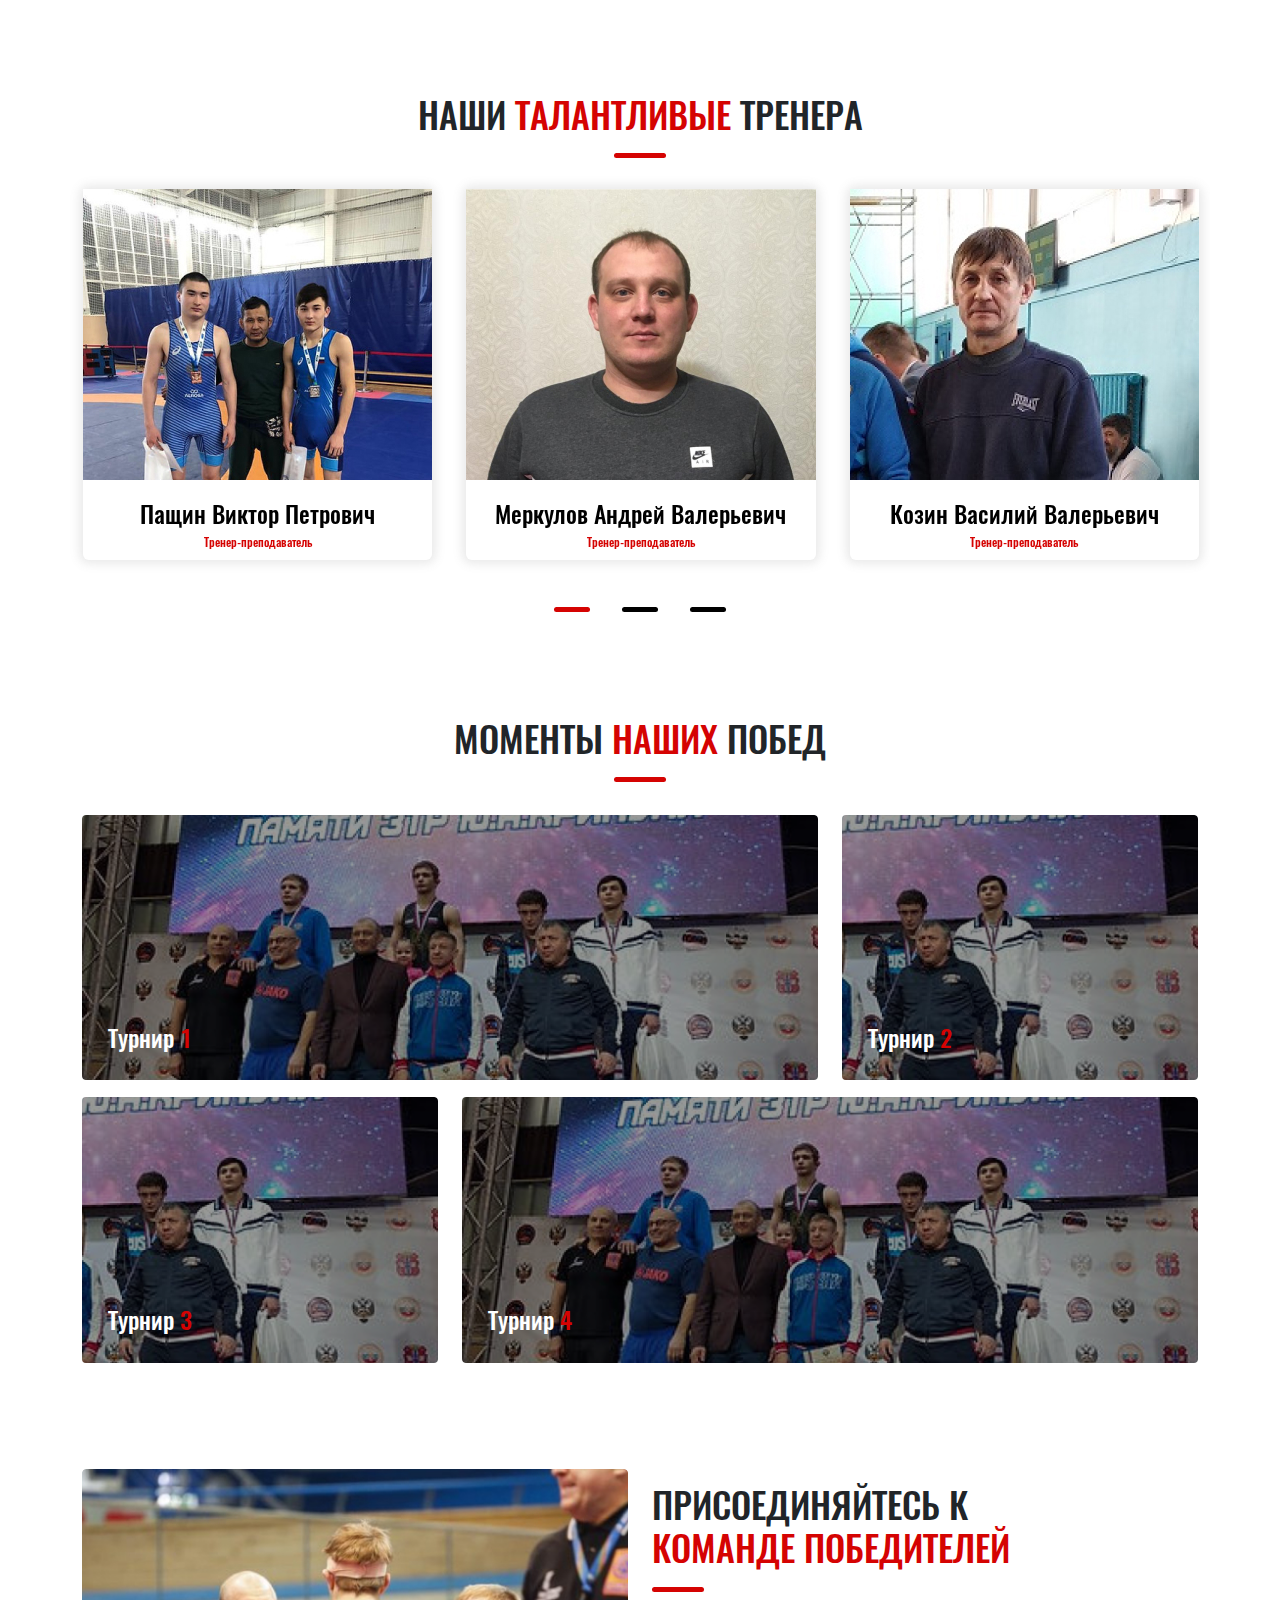
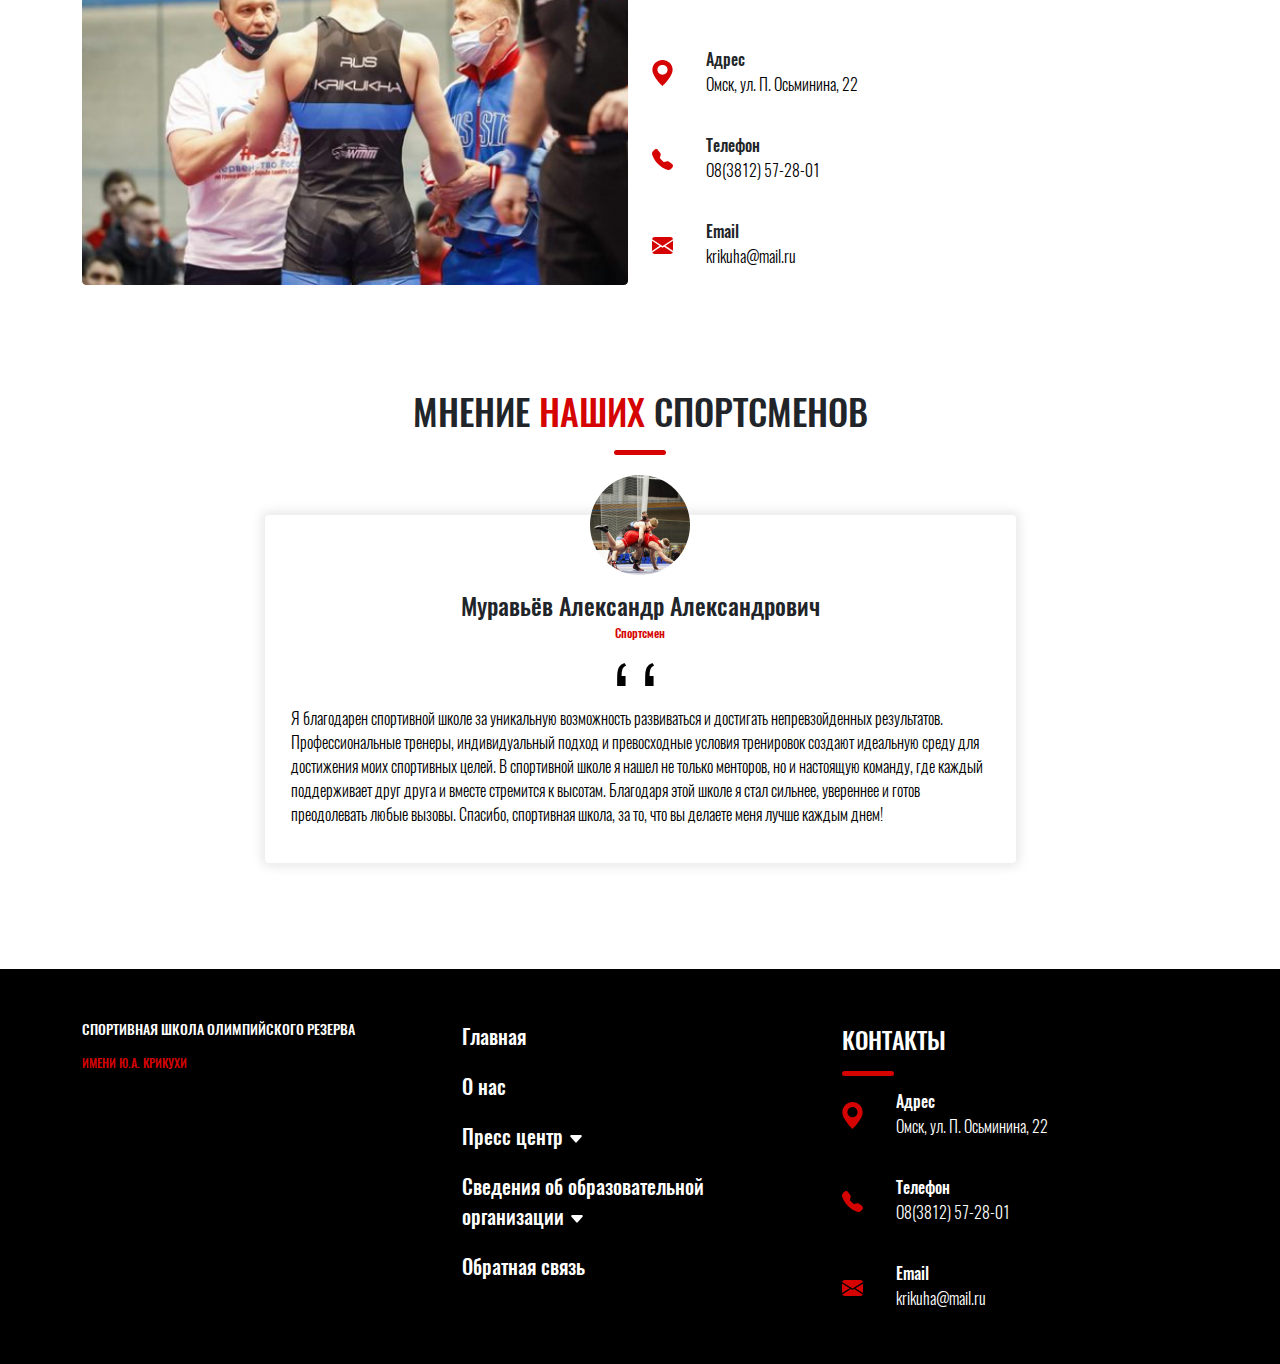
<file: about.html>
<!DOCTYPE html>
<html lang="en">
    <head>
        <meta charset="UTF-8">
        <meta http-equiv="X-UA-Compatible" content="IE=edge">
        <meta name="viewport" content="width=device-width, initial-scale=1.0">
        <title>Крикуха</title>
        <!--CSS-->
        <link rel="stylesheet" href="assets/css/style.css" type="text/css">
        <!--Bootstrap CSS-->
        <link href="assets/css/bootstrap.min.css" rel="stylesheet" >
        <!--Owl Slider CSS-->
        <link src="assets/css/owl.carousel.min.css">
        <link src="assets/css/owl.theme.default.min.css">
    </head>

    <body>

        <header>
            <nav class="navbar navbar-expand-lg fixed-top">
                <div class="container">
                  <a class="navbar-brand text-uppercase" href="index.html">
                    <h4 class="mb-0 ms-0">Спортивная школа олимпийского резерва<br>
                    <span>имени Ю.А. Крикухи</span></h4>
                  </a>
                  <button class="navbar-toggler" type="button" data-bs-toggle="collapse" data-bs-target="#navbarSupportedContent" aria-controls="navbarSupportedContent" aria-expanded="false" aria-label="Toggle navigation">
                    <span class="navbar-toggler-icon"></span>
                  </button>
                  <div class="collapse navbar-collapse justify-content-end" id="navbarSupportedContent">
                    <ul class="navbar-nav">
                      <li class="nav-item">
                        <a class="nav-link active text-uppercase " aria-current="page" href="index.html">Главная</a>
                      </li>
                      <li class="nav-item dropdown-center">
                        <a class="nav-link dropdown-toggle text-uppercase" href="#" role="button" data-bs-toggle="dropdown" aria-expanded="false">
                          О нас
                        </a>
                        <ul class="dropdown-menu">
                          <li><a class="dropdown-item text-uppercase" href="#">О школе</a></li>
                          <li><a class="dropdown-item text-uppercase" href="#">Тренеры</a></li>
                        </ul>
                      </li>
                      <li class="nav-item dropdown-center">
                        <a class="nav-link dropdown-toggle text-uppercase" href="#" role="button" data-bs-toggle="dropdown" aria-expanded="false">
                          Пресс - центр
                        </a>
                        <ul class="dropdown-menu">
                          <li><a class="dropdown-item text-uppercase" href="news.html">Новости</a></li>
                          <li><a class="dropdown-item text-uppercase" href="#">Галерея</a></li>
                        </ul>
                      </li>
                      <li class="nav-item dropdown-center">
                        <a class="nav-link dropdown-toggle text-uppercase" href="#" role="button" data-bs-toggle="dropdown" aria-expanded="false">
                          Сведения об образовательной организации
                        </a>
                        <ul class="dropdown-menu">
                          <li><a class="dropdown-item text-uppercase" href="#">Документы</a></li>
                          <li><a class="dropdown-item text-uppercase" href="#">Родителям</a></li>
                        </ul>
                      </li>
                      <li class="nav-item">
                        <a class="nav-link text-uppercase" href="feedback.html">Обратная связь</a>
                      </li>
                      <li class="nav-item">
                        <a class="nav-link text-uppercase pe-0" href="#">Контакты</a>
                      </li>
                    </ul>
                  </div>
                </div>
              </nav>
        </header>

        <main>

          <div class="bg-page d-flex align-items-center">
            <div class="container">
              <div class="row">
                <div class="title-block">
                  <h2 class="text-center text-uppercase">О школе</h2>
                  <hr class="line mx-auto">
                </div>
                <nav aria-label="breadcrumb">
                  <ol class="breadcrumb align-items-center justify-content-center mb-0">
                    <li class="breadcrumb-item text-uppercase"><a href="index.html">Главная</a></li>
                    <li class="breadcrumb-item text-uppercase"><a href="index.html">О нас</a></li>
                    <li class="breadcrumb-item text-uppercase active" aria-current="page">О школе</li>
                  </ol>
                </nav>
              </div>
            </div>
          </div>

            <div class="about-school">
                <div class="container">
                    <div class="row">
                        <div class="col-xl-6 col-lg-6 col-md-6 col-12 ">
                            <div class="img-block h-100">
                                <img src="assets/img/about.jpg" alt="about-school">
                            </div>
                        </div>
                        <div class="col-xl-6 col-lg-6 col-md-6 col-12 d-flex align-items-center">
                            <div class="about-block">
                                <div class="title-block">
                                    <h2 class="text-start text-uppercase">О <span>нашей</span> школе</h2>
                                    <hr class="line">
                                </div>
                                <div class="text-block">
                                    <p>Мы уже многие годы занимаемся развитием и поддержкой спортивных талантов.  В нашей школе предлагается высококачественная спортивная подготовка, продуманный индивидуальный подход к каждому спортсмену и обширный выбор спортивных дисциплин.</p>
                                    <p>Мы стремимся не только помочь вам достичь физической формы, но и создать условия для вашего личностного роста. В нашей команде вы найдете не только тренеров, но и наставников, готовых помочь вам раскрыть свой потенциал и достичь новых высот.<br>Присоединяйтесь к нам сегодня и откройте для себя уникальный путь к спортивному успеху. Вместе мы сможем преодолеть любые преграды и достичь невероятных результатов. Мы ждем вас в нашей команде, где каждый участник имеет возможность стать частью чего-то большего и воплотить свои мечты в реальность.</p>
                                </div>
                                <div class="btn-block text-start">
                                    <button class="btn text-uppercase">Записаться<img src="assets/img/arrow-right.svg" alt="arrow-right"></button>
                                </div>
                            </div>
                        </div>
                    </div>
                </div>
            </div>

          <div class="select-sport">
            <div class="container">
                <div class="title-block">
                  <h2 class="text-center text-uppercase">Выбери <span>свой</span> спорт</h2>
                  <hr class="line mx-auto">
                </div>
                <div id="owl-demo-1" class="owl-carousel owl-theme row" style="overflow-x:hidden;overflow-x: visible">
        
                    <article class="thumbnail item col-xl-4 col-lg-4 col-md-4 col-12">
                      <div class="card">
                        <div class="img-sport m-auto">
                            <img src="assets/img/struggle.png" class="w-100 h-100" alt="img-struggle">
                        </div>
                        <div class="card-body d-flex flex-column justify-content-between p-0">
                          <div class="card-title-text">
                            <h3 class="card-title text-center">Греко-римская борьба</h3>
                          <h6 class="card-subtitle text-center">12:00-13:00 / Пащин В.П.</h6>
                          <p class="card-text ">Запустите свою внутреннюю силу и энергию с борьбой! Прыжки, гребки и закрытые захваты - это только начало увлекательного пути к победе.</p>
                          </div>
                          <div class="link-card text-end">
                            <a href="#" class="text-end">Подробнее <img src="assets/img/arrow-right-link.svg" alt="arrow-right-link"></a>
                          </div>
                        </div>
                      </div>
                    </article>

                    <article class="thumbnail item col-xl-4 col-lg-4 col-md-4 col-12">
                      <div class="card">
                        <div class="img-sport m-auto">
                            <img src="assets/img/judo.png" class="w-100 h-100" alt="img-judo">
                        </div>
                        <div class="card-body d-flex flex-column justify-content-between p-0">
                          <div class="card-title-text">
                            <h3 class="card-title text-center">Дзюдо</h3>
                            <h6 class="card-subtitle text-center">12:00-13:00 / Пащин В.П.</h6>
                            <p class="card-text ">Откройте свои возможности в мире дзюдо! Этот древний боевой искусство сочетает в себе грацию, технику и стратегию. </p>
                          </div>
                          <div class="link-card text-end">
                            <a href="#" class="text-end">Подробнее <img src="assets/img/arrow-right-link.svg" alt="arrow-right-link"></a>
                          </div>
                        </div>
                      </div>
                    </article>

                    <article class="thumbnail item col-xl-4 col-lg-4 col-md-4 col-12">
                      <div class="card">
                        <div class="img-sport m-auto">
                          <img src="assets/img/floorobol.png" class="w-100 h-100" alt="img-floorobol">
                        </div>
                        <div class="card-body d-flex flex-column justify-content-between p-0">
                          <div class="card-title-text">
                            <h3 class="card-title text-center">Флоробол</h3>
                            <h6 class="card-subtitle text-center">12:00-13:00 / Пащин В.П.</h6>
                            <p class="card-text ">Позвольте себе отыскать равновесие между ловкостью, координацией и выносливостью, подарив команде победу и радостные эмоции.</p>
                          </div>
                          <div class="link-card text-end">
                            <a href="#" class="text-end">Подробнее <img src="assets/img/arrow-right-link.svg" alt="arrow-right-link"></a>
                          </div>
                        </div>
                      </div>
                    </article>

                </div>
            </div>
        </div>

        <div class="trainer">
          <div class="container">
              <div class="title-block">
                <h2 class="text-center text-uppercase">Наши <span>талантливые</span> тренера</h2>
                <hr class="line mx-auto">
              </div>
              <div id="owl-demo-2" class="owl-carousel owl-theme row" style="overflow-x:hidden;overflow-x: visible">
      
                  <article class="thumbnail item col-xl-4 col-lg-4 col-md-4 col-12">
                    <div class="card">
                      <div class="img-sport m-auto">
                          <img src="assets/img/trainer-1.jpg" class="w-100 h-100" alt="trainer">
                      </div>
                      <div class="card-body d-flex flex-column justify-content-between p-0">
                        <div class="card-title-text">
                          <h3 class="card-title text-center">Пащин Виктор Петрович</h3>
                          <h6 class="card-subtitle text-center">Тренер-преподаватель</h6>
                        </div>
                      </div>
                    </div>
                  </article>

                  <article class="thumbnail item col-xl-4 col-lg-4 col-md-4 col-12">
                    <div class="card">
                      <div class="img-sport m-auto">
                          <img src="assets/img/trainer-2.jpg" class="w-100 h-100" alt="trainer">
                      </div>
                      <div class="card-body d-flex flex-column justify-content-between p-0">
                        <div class="card-title-text">
                          <h3 class="card-title text-center">Меркулов Андрей Валерьевич</h3>
                          <h6 class="card-subtitle text-center">Тренер-преподаватель</h6>
                        </div>
                      </div>
                    </div>
                  </article>

                  <article class="thumbnail item col-xl-4 col-lg-4 col-md-4 col-12">
                    <div class="card">
                      <div class="img-sport m-auto">
                        <img src="assets/img/trainer-3.jpg" class="w-100 h-100" alt="trainer">
                      </div>
                      <div class="card-body d-flex flex-column justify-content-between p-0">
                        <div class="card-title-text">
                          <h3 class="card-title text-center">Козин Василий Валерьевич</h3>
                          <h6 class="card-subtitle text-center">Тренер-преподаватель</h6>
                        </div>
                      </div>
                    </div>
                  </article>

                </div>
            </div>
        </div>

        <div class="gallery">
          <div class="container">
            <div class="row">
              <div class="title-block">
                <h2 class="text-center text-uppercase">Моменты <span>наших</span> побед</h2>
                <hr class="line mx-auto">
              </div>
              <div class="col-xl-8 col-md-8 col-sm-7 col-7">
                <a href="#">
                  <div class="img-block h-100 position-relative">
                    <img src="assets/img/gallery.jpg" alt="gallery">
                    <div class="title-gallery position-absolute bottom-0 start-0">
                      <h3 class="text-start">Турнир <span>1</span></h3>
                    </div>
                  </div>
                </a>
              </div>
              <div class="col-xl-4 col-md-4 col-sm-5 col-5">
                <a href="#">
                  <div class="img-block h-100 position-relative">
                    <img src="assets/img/gallery.jpg" alt="gallery">
                    <div class="title-gallery position-absolute bottom-0 start-0">
                      <h3 class="text-start">Турнир <span>2</span></h3>
                    </div>
                  </div>
                </a>
              </div>
              <div class="col-xl-4 col-md-4 col-sm-5 col-5">
                <a href="#">
                  <div class="img-block h-100 position-relative">
                    <img src="assets/img/gallery.jpg" alt="gallery">
                    <div class="title-gallery position-absolute bottom-0 start-0">
                      <h3 class="text-start">Турнир <span>3</span></h3>
                    </div>
                  </div>
                </a>
              </div>
              <div class="col-xl-8 col-md-8 col-sm-7 col-7">
                <a href="#">
                  <div class="img-block h-100 position-relative">
                    <img src="assets/img/gallery.jpg" alt="gallery">
                    <div class="title-gallery position-absolute bottom-0 start-0">
                      <h3 class="text-start">Турнир <span>4</span></h3>
                    </div>
                  </div>
                </a>
              </div>
            </div>
          </div>
        </div>

        <div class="contact">
          <div class="about-school">
            <div class="container">
                <div class="row">
                    <div class="col-xl-6 col-lg-6 col-md-6 col-12 ">
                        <div class="img-block h-100">
                            <img src="assets/img/contact.jpg" alt="contact">
                        </div>
                    </div>
                    <div class="col-xl-6 col-lg-6 col-md-6 col-12 d-flex align-items-center">
                        <div class="about-block">
                            <div class="title-block">
                                <h2 class="text-start text-uppercase">Присоединяйтесь к <br><span>команде победителей</span></h2>
                                <hr class="line">
                            </div>
                            <div class="icon-block d-flex align-items-center justify-content-start">
                              <img src="assets/img/map.svg" alt="map">
                              <div class="contact-text">
                                <h4 class="text-start">Адрес</h4>
                                <p class="text-start mb-0">Омск, ул. П. Осьминина, 22</p>
                              </div>
                            </div>
                            <div class="icon-block d-flex align-items-center justify-content-start">
                              <img src="assets/img/phone.svg" alt="phone">
                              <div class="contact-text">
                                <h4 class="text-start">Телефон</h4>
                                <p class="text-start mb-0">О8(3812) 57-28-01</p>
                              </div>
                            </div>
                            <div class="icon-block p-0 d-flex align-items-center justify-content-start">
                              <img src="assets/img/mail.svg" alt="mail">
                              <div class="contact-text">
                                <h4 class="text-start">Email</h4>
                                <p class="text-start mb-0">krikuha@mail.ru</p>
                              </div>
                            </div>
                        </div>
                    </div>
                </div>
            </div>
          </div>
        </div>

        <div class="reviews">
          <div class="container">
            <div class="row">
              <div class="title-block">
                <h2 class="text-center text-uppercase">Мнение <span>наших</span> спортсменов</h2>
                <hr class="line mx-auto">
              </div>
              <div class="col-12">
                <div class="reviews-block mx-auto">
                  <div class="img-reviews text-center">
                    <img src="assets/img/img-user.jpg" alt="img-user">
                  </div>
                  <div class="reviews-text">
                      <h3 class="card-title text-center">Муравьёв Александр Александрович</h3>
                      <h6 class="card-subtitle text-center">Спортсмен</h6>
                      <p class="quotes text-center">‘‘</p>
                      <p>Я благодарен спортивной школе за уникальную возможность развиваться и достигать непревзойденных результатов. Профессиональные тренеры, индивидуальный подход и превосходные условия тренировок создают идеальную среду для достижения моих спортивных целей. В спортивной школе я нашел не только менторов, но и настоящую команду, где каждый поддерживает друг друга и вместе стремится к высотам. Благодаря этой школе я стал сильнее, увереннее и готов преодолевать любые вызовы. Спасибо, спортивная школа, за то, что вы делаете меня лучше каждым днем!</p>
                  </div>
                </div>
              </div>
            </div>
          </div>
        </div>

        </main>

        <footer>
            <div class="footer">
              <div class="container">
                <div class="row">
                  <div class="col-xl-4 col-lg-4 col-12">
                    <a class="navbar-brand text-uppercase" href="#"><h4 class="mb-0 ms-0">Спортивная школа олимпийского резерва<br><span>имени Ю.А. Крикухи</span></h4></a>
                  </div>
                  <div class="col-xl-4 col-lg-4 col-md-6 col-sm-6 col-12">
                    <ul class="list-group">
                      <li class="list-group-item ps-0 pt-0">
                        <a href="#">Главная</a>
                      </li>
                      <li class="list-group-item ps-0">
                        <a href="#">О нас</a>
                      </li>
                      <li class="list-group-item ps-0" data-bs-toggle="collapse" href="#collapseOne" role="button" aria-expanded="false" aria-controls="collapseOne">Пресс центр 
                        <img src="assets/img/arrow-down.svg" alt="arrow-down">
                      </li>
                        <ul class="list-group collapse" id="collapseOne">
                          <li class="list-group-item ps-0">
                            <a href="news.html">Новости</a>
                          </li>
                          <li class="list-group-item ps-0">
                            <a href="#">Галерея</a>
                          </li>
                        </ul>
                      <li class="list-group-item ps-0" data-bs-toggle="collapse" href="#collapseTwo" role="button" aria-expanded="false" aria-controls="collapseTwo">Сведения об образовательной организации 
                        <img src="assets/img/arrow-down.svg" alt="arrow-down">
                      </li>
                        <ul class="list-group collapse" id="collapseTwo">
                          <li class="list-group-item ps-0">
                            <a href="#">Документы</a>
                          </li>
                          <li class="list-group-item ps-0">
                            <a href="#">Документы</a>
                          </li>
                        </ul>
                      <li class="list-group-item ps-0"><a href="feedback.html">Обратная связь</a></li>
                    </ul>
                  </div>
                  <div class="col-xl-4 col-lg-4 col-md-6 col-sm-6 col-12">
                    <div class="title-block">
                      <h3 class="text-start text-uppercase mt-1">Контакты</h3>
                      <hr class="line me-auto">
                    </div>
                      <div class="icon-block d-flex align-items-center justify-content-start">
                        <img src="assets/img/map.svg" alt="map">
                        <div class="contact-text">
                          <h4 class="text-start">Адрес</h4>
                          <p class="text-start mb-0">Омск, ул. П. Осьминина, 22</p>
                        </div>
                      </div>
                      <div class="icon-block d-flex align-items-center justify-content-start">
                        <img src="assets/img/phone.svg" alt="phone">
                        <div class="contact-text">
                          <h4 class="text-start">Телефон</h4>
                          <p class="text-start mb-0">О8(3812) 57-28-01</p>
                        </div>
                      </div>
                      <div class="icon-block p-0 d-flex align-items-center justify-content-start">
                        <img src="assets/img/mail.svg" alt="mail">
                        <div class="contact-text">
                          <h4 class="text-start">Email</h4>
                          <p class="text-start mb-0">krikuha@mail.ru</p>
                        </div>
                      </div>
                  </div>
                </div>
              </div>
            </div>
        </footer>

    </body>
    <!--JQuery link-->
    <script src="assets/script/jquery.js"></script>
    <!--JS-->
    <script src="assets/script/owl.carousel.min.js"></script>
    <!--Bootstrap JS-->
    <script src="assets/script/bootstrap.bundle.min.js"></script>
    <!--JS-->
    <script src="assets/script/script.js"></script>
</html>
</file>
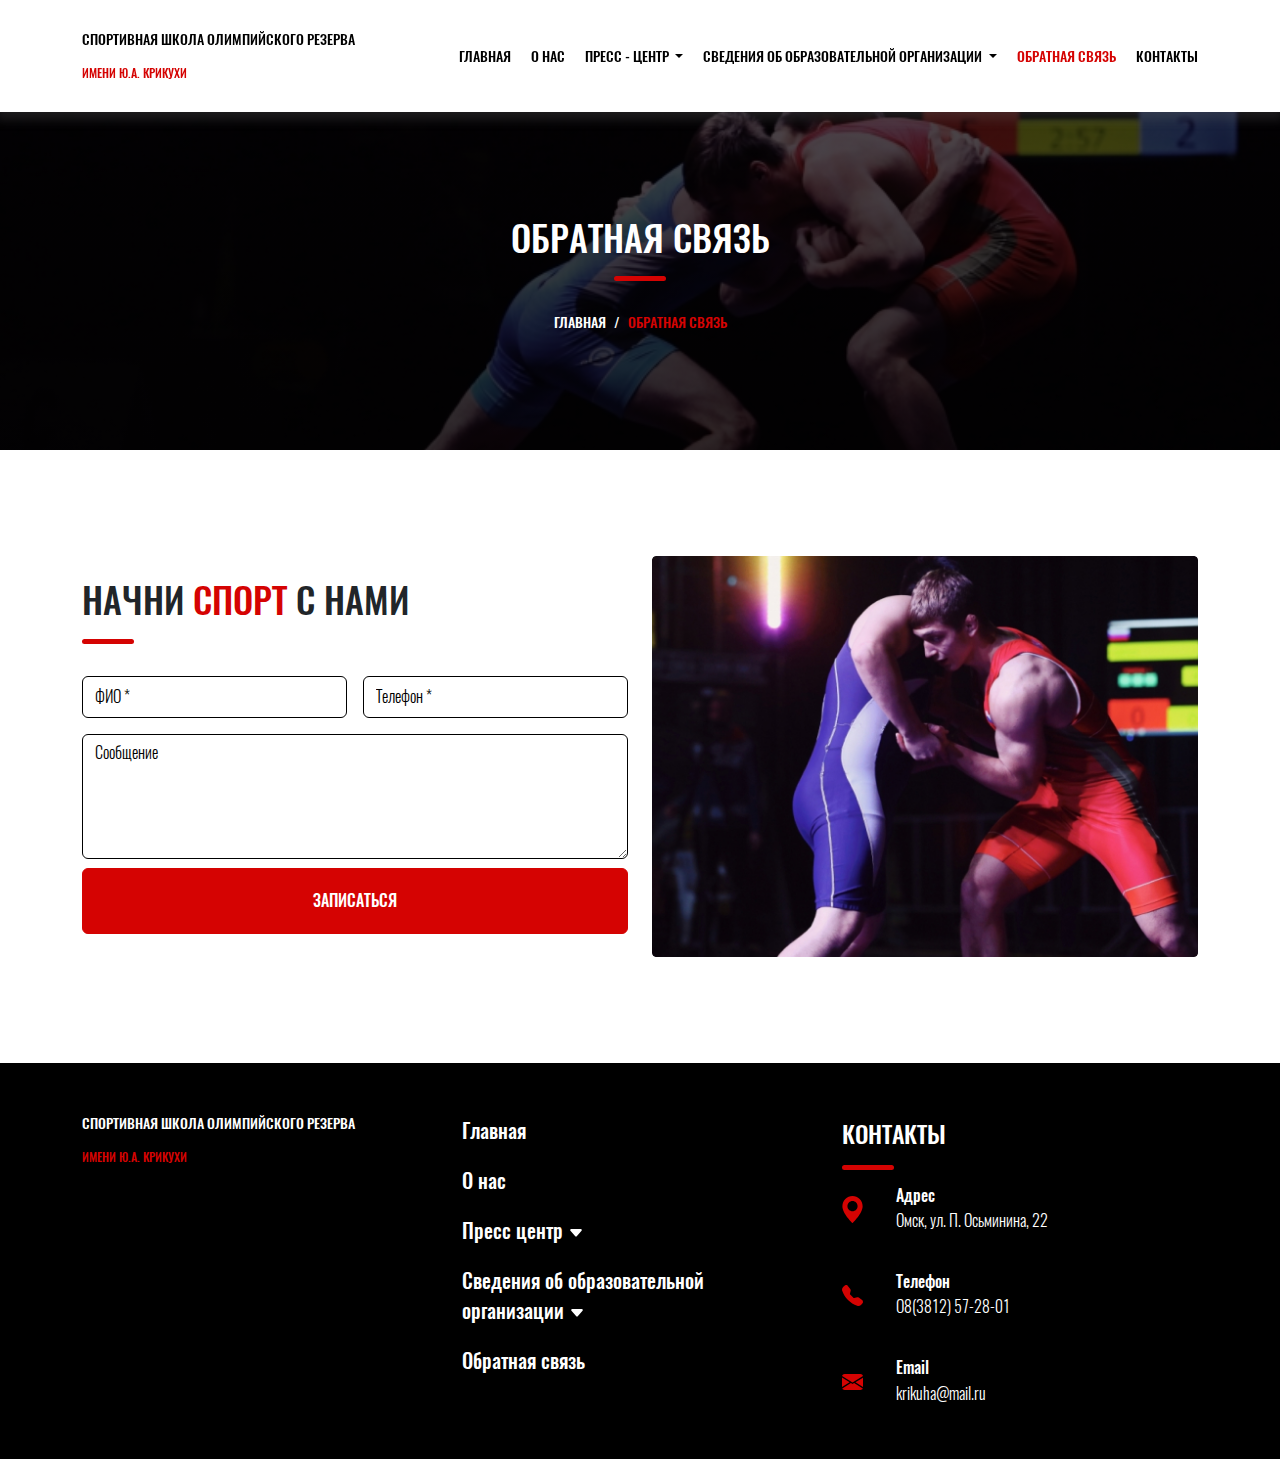
<file: feedback.html>
<!DOCTYPE html>
<html lang="en">
    <head>
        <meta charset="UTF-8">
        <meta http-equiv="X-UA-Compatible" content="IE=edge">
        <meta name="viewport" content="width=device-width, initial-scale=1.0">
        <title>Крикуха</title>
        <!--CSS-->
        <link rel="stylesheet" href="assets/css/style.css" type="text/css">
        <!--Bootstrap CSS-->
        <link href="assets/css/bootstrap.min.css" rel="stylesheet" >
        <!--Owl Slider CSS-->
        <link src="assets/css/owl.carousel.min.css">
        <link src="assets/css/owl.theme.default.min.css">
    </head>

    <body>

        <header>
            <nav class="navbar navbar-expand-lg fixed-top">
                <div class="container">
                  <a class="navbar-brand text-uppercase" href="index.html">
                    <h4 class="mb-0 ms-0">Спортивная школа олимпийского резерва<br>
                    <span>имени Ю.А. Крикухи</span></h4>
                  </a>
                  <button class="navbar-toggler" type="button" data-bs-toggle="collapse" data-bs-target="#navbarSupportedContent" aria-controls="navbarSupportedContent" aria-expanded="false" aria-label="Toggle navigation">
                    <span class="navbar-toggler-icon"></span>
                  </button>
                  <div class="collapse navbar-collapse justify-content-end" id="navbarSupportedContent">
                    <ul class="navbar-nav">
                      <li class="nav-item">
                        <a class="nav-link text-uppercase " aria-current="page" href="index.html">Главная</a>
                      </li>
                      <li class="nav-item">
                        <a class="nav-link text-uppercase" href="#">О нас</a>
                      </li>
                      <li class="nav-item dropdown-center">
                        <a class="nav-link dropdown-toggle text-uppercase" href="#" role="button" data-bs-toggle="dropdown" aria-expanded="false">
                          Пресс - центр
                        </a>
                        <ul class="dropdown-menu">
                          <li><a class="dropdown-item text-uppercase" href="#">Новости</a></li>
                          <li><a class="dropdown-item text-uppercase" href="#">Галерея</a></li>
                        </ul>
                      </li>
                      <li class="nav-item dropdown-center">
                        <a class="nav-link dropdown-toggle text-uppercase" href="#" role="button" data-bs-toggle="dropdown" aria-expanded="false">
                          Сведения об образовательной организации
                        </a>
                        <ul class="dropdown-menu">
                          <li><a class="dropdown-item text-uppercase" href="#">Документы</a></li>
                          <li><a class="dropdown-item text-uppercase" href="#">Родителям</a></li>
                        </ul>
                      </li>
                      <li class="nav-item">
                        <a class="nav-link text-uppercase active" href="#">Обратная связь</a>
                      </li>
                      <li class="nav-item">
                        <a class="nav-link text-uppercase pe-0" href="#">Контакты</a>
                      </li>
                    </ul>
                  </div>
                </div>
              </nav>
        </header>

        <main>

        <div class="bg-page d-flex align-items-center">
          <div class="container">
            <div class="row">
              <div class="title-block">
                <h2 class="text-center text-uppercase">Обратная связь</h2>
                <hr class="line mx-auto">
              </div>
              <nav aria-label="breadcrumb">
                <ol class="breadcrumb align-items-center justify-content-center mb-0">
                  <li class="breadcrumb-item text-uppercase"><a href="index.html">Главная</a></li>
                  <li class="breadcrumb-item text-uppercase active" aria-current="page">Обратная связь</li>
                </ol>
              </nav>
            </div>
          </div>
        </div>

        <div class="feedback">
            <div class="container">
                <div class="row">
                  <div class="col-xl-6 col-lg-6 col-md-6 col-12 d-xl-none d-md-none d-block">
                    <div class="img-block h-100">
                        <img src="assets/img/feedback.jpg" alt="feedback">
                    </div>
                  </div>
                    <div class="col-xl-6 col-lg-6 col-md-6 col-12 d-flex align-items-center">
                        <div class="about-block">
                            <div class="title-block">
                                <h2 class="text-start text-uppercase">Начни <span>спорт</span> с нами</h2>
                                <hr class="line">
                            </div>
                            <form class="row g-3 needs-validation" novalidate>
                              <div class="col-xl-6 col-lg-6 col-md-7 col-12">
                                <input type="text" class="form-control" id="user-name" placeholder="ФИО *" autocomplete="off" required>
                                <div class="invalid-feedback">
                                  Поле не заполнено
                                </div>
                              </div>
                              <div class="col-xl-6 col-lg-6 col-md-5 col-12">
                                <input type="text" class="form-control" id="user-tel" placeholder="Телефон *" autocomplete="off" required>
                                <div class="invalid-feedback">
                                  Поле не заполнено
                                </div>
                              </div>
                              <div class="col-12">
                                <textarea class="form-control" id="user-message" placeholder="Сообщение" autocomplete="off"></textarea>
                                <div class="invalid-feedback">
                                  Поле не заполнено
                                </div>
                              </div>
                              <div class="col-12 mt-0">
                                <div class="btn-block text-start mt-0">
                                  <button class="btn text-uppercase w-100">Записаться</button>
                                </div>
                              </div>
                            </form>
                        </div>
                    </div>
                    <div class="col-xl-6 col-lg-6 col-md-6 col-12 d-xl-block d-md-block d-none">
                      <div class="img-block h-100">
                          <img src="assets/img/feedback.jpg" alt="feedback">
                      </div>
                    </div>
                </div>
            </div>
        </div>

        </main>

        <footer>
            <div class="footer">
              <div class="container">
                <div class="row">
                  <div class="col-xl-4 col-lg-4 col-12">
                    <a class="navbar-brand text-uppercase" href="#"><h4 class="mb-0 ms-0">Спортивная школа олимпийского резерва<br><span>имени Ю.А. Крикухи</span></h4></a>
                  </div>
                  <div class="col-xl-4 col-lg-4 col-md-6 col-sm-6 col-12">
                    <ul class="list-group">
                      <li class="list-group-item ps-0 pt-0"><a href="#">Главная</a></li>
                      <li class="list-group-item ps-0"><a href="#">О нас</a></li>
                      <li class="list-group-item ps-0" data-bs-toggle="collapse" href="#collapseOne" role="button" aria-expanded="false" aria-controls="collapseOne">Пресс центр <img src="assets/img/arrow-down.svg" alt="arrow-down"></li>

                      <ul class="list-group collapse" id="collapseOne">
                        <li class="list-group-item ps-0"><a href="#">Новости</a></li>
                        <li class="list-group-item ps-0"><a href="#">Галерея</a></li>
                      </ul>

                      <li class="list-group-item ps-0" data-bs-toggle="collapse" href="#collapseTwo" role="button" aria-expanded="false" aria-controls="collapseTwo">Сведения об образовательной организации <img src="assets/img/arrow-down.svg" alt="arrow-down"></li>
                      <ul class="list-group collapse" id="collapseTwo">
                        <li class="list-group-item ps-0"><a href="#">Документы</a></li>
                        <li class="list-group-item ps-0"><a href="#">Документы</a></li>
                      </ul>

                      <li class="list-group-item ps-0"><a href="#">Обратная связь</a></li>
                    </ul>
                  </div>
                  <div class="col-xl-4 col-lg-4 col-md-6 col-sm-6 col-12">
                    <div class="title-block">
                      <h3 class="text-start text-uppercase mt-1">Контакты</h3>
                      <hr class="line me-auto">
                    </div>
                      <div class="icon-block d-flex align-items-center justify-content-start">
                        <img src="assets/img/map.svg" alt="map">
                        <div class="contact-text">
                          <h4 class="text-start">Адрес</h4>
                          <p class="text-start mb-0">Омск, ул. П. Осьминина, 22</p>
                        </div>
                      </div>
                      <div class="icon-block d-flex align-items-center justify-content-start">
                        <img src="assets/img/phone.svg" alt="phone">
                        <div class="contact-text">
                          <h4 class="text-start">Телефон</h4>
                          <p class="text-start mb-0">О8(3812) 57-28-01</p>
                        </div>
                      </div>
                      <div class="icon-block p-0 d-flex align-items-center justify-content-start">
                        <img src="assets/img/mail.svg" alt="mail">
                        <div class="contact-text">
                          <h4 class="text-start">Email</h4>
                          <p class="text-start mb-0">krikuha@mail.ru</p>
                        </div>
                      </div>
                  </div>
                </div>
              </div>
            </div>
        </footer>

    </body>
    <!--JQuery link-->
    <script src="assets/script/jquery.js"></script>
    <!--JS-->
    <script src="assets/script/owl.carousel.min.js"></script>
    <!--Bootstrap JS-->
    <script src="assets/script/bootstrap.bundle.min.js"></script>
    <!--JS-->
    <script src="assets/script/script.js"></script>
</html>
</file>
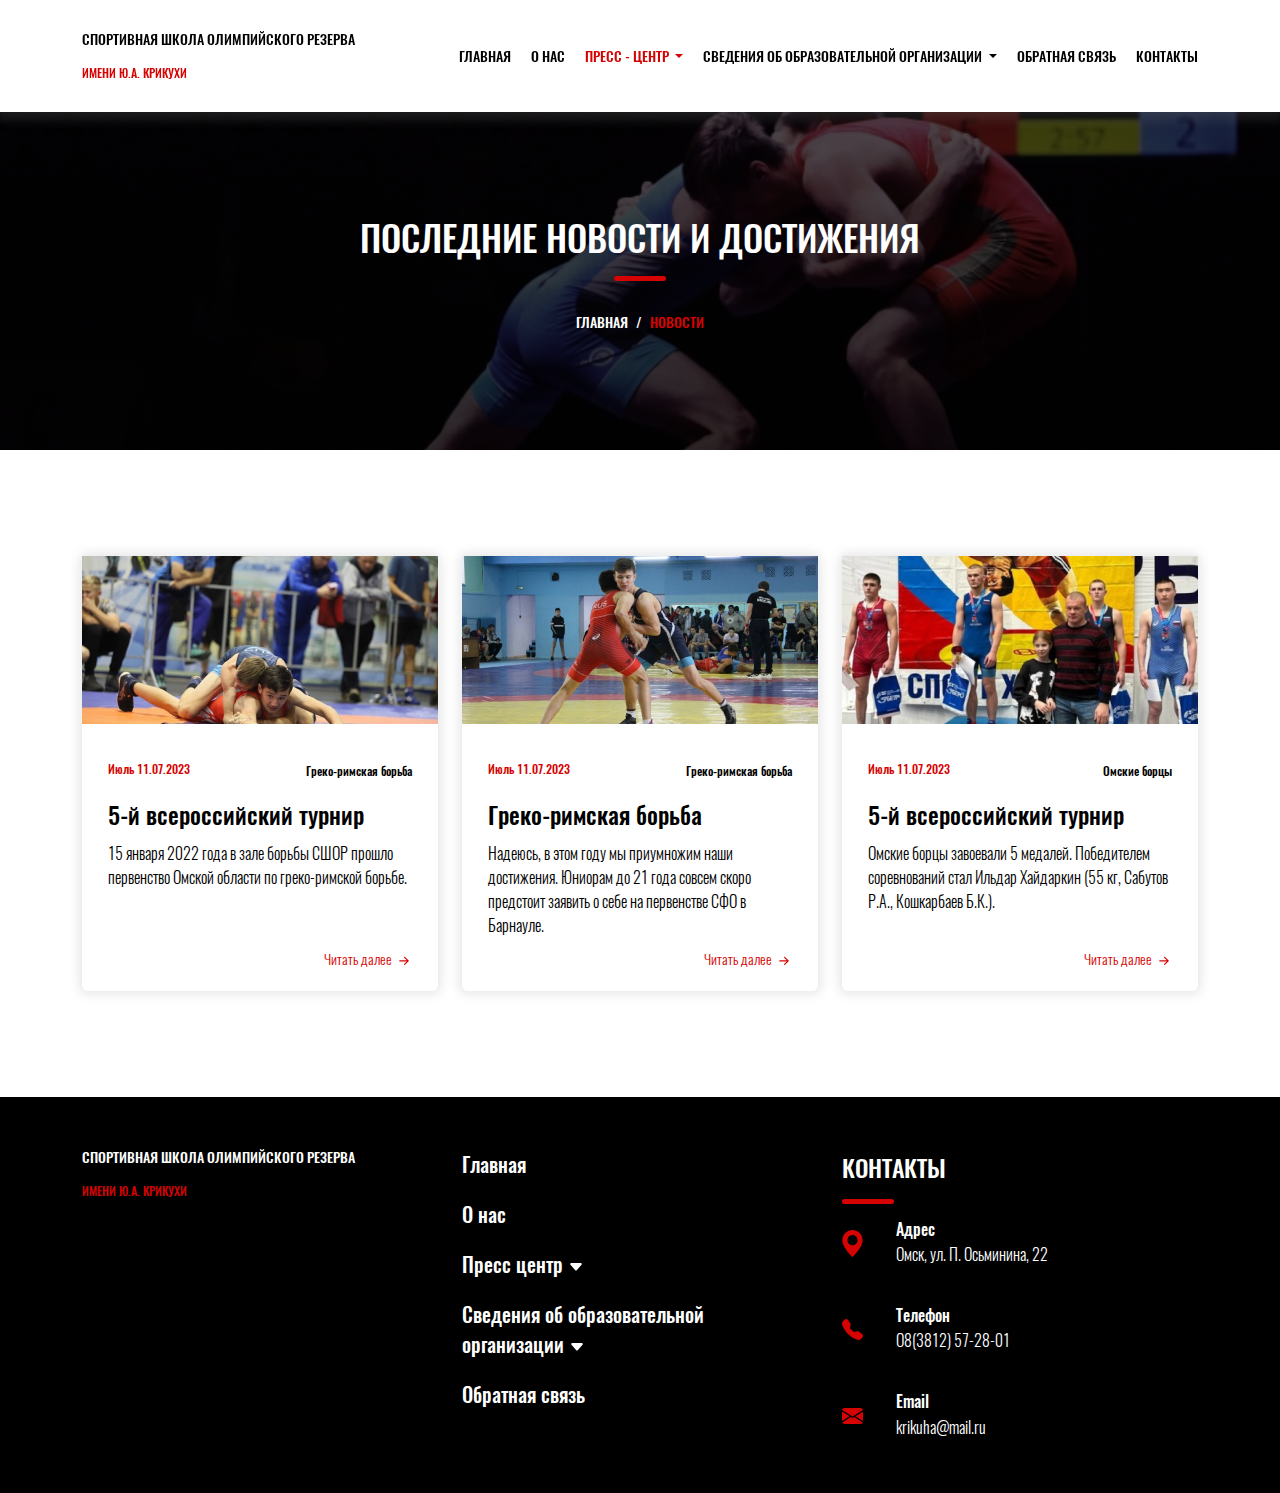
<file: news.html>
<!DOCTYPE html>
<html lang="en">
    <head>
        <meta charset="UTF-8">
        <meta http-equiv="X-UA-Compatible" content="IE=edge">
        <meta name="viewport" content="width=device-width, initial-scale=1.0">
        <title>Крикуха</title>
        <!--CSS-->
        <link rel="stylesheet" href="assets/css/style.css" type="text/css">
        <!--Bootstrap CSS-->
        <link href="assets/css/bootstrap.min.css" rel="stylesheet" >
        <!--Owl Slider CSS-->
        <link src="assets/css/owl.carousel.min.css">
        <link src="assets/css/owl.theme.default.min.css">
    </head>

    <body>

        <header>
            <nav class="navbar navbar-expand-lg fixed-top">
                <div class="container">
                  <a class="navbar-brand text-uppercase" href="index.html">
                    <h4 class="mb-0 ms-0">Спортивная школа олимпийского резерва<br>
                    <span>имени Ю.А. Крикухи</span></h4>
                  </a>
                  <button class="navbar-toggler" type="button" data-bs-toggle="collapse" data-bs-target="#navbarSupportedContent" aria-controls="navbarSupportedContent" aria-expanded="false" aria-label="Toggle navigation">
                    <span class="navbar-toggler-icon"></span>
                  </button>
                  <div class="collapse navbar-collapse justify-content-end" id="navbarSupportedContent">
                    <ul class="navbar-nav">
                      <li class="nav-item">
                        <a class="nav-link text-uppercase " aria-current="page" href="index.html">Главная</a>
                      </li>
                      <li class="nav-item">
                        <a class="nav-link text-uppercase" href="#">О нас</a>
                      </li>
                      <li class="nav-item dropdown-center">
                        <a class="nav-link dropdown-toggle text-uppercase active" href="#" role="button" data-bs-toggle="dropdown" aria-expanded="false">
                          Пресс - центр
                        </a>
                        <ul class="dropdown-menu">
                          <li><a class="dropdown-item text-uppercase" href="#">Новости</a></li>
                          <li><a class="dropdown-item text-uppercase" href="#">Галерея</a></li>
                        </ul>
                      </li>
                      <li class="nav-item dropdown-center">
                        <a class="nav-link dropdown-toggle text-uppercase" href="#" role="button" data-bs-toggle="dropdown" aria-expanded="false">
                          Сведения об образовательной организации
                        </a>
                        <ul class="dropdown-menu">
                          <li><a class="dropdown-item text-uppercase" href="#">Документы</a></li>
                          <li><a class="dropdown-item text-uppercase" href="#">Родителям</a></li>
                        </ul>
                      </li>
                      <li class="nav-item">
                        <a class="nav-link text-uppercase" href="#">Обратная связь</a>
                      </li>
                      <li class="nav-item">
                        <a class="nav-link text-uppercase pe-0" href="#">Контакты</a>
                      </li>
                    </ul>
                  </div>
                </div>
              </nav>
        </header>

        <main>

          <div class="bg-page d-flex align-items-center">
            <div class="container">
              <div class="row">
                <div class="title-block">
                  <h2 class="text-center text-uppercase">Последние новости и достижения</h2>
                  <hr class="line mx-auto">
                </div>
                <nav aria-label="breadcrumb">
                  <ol class="breadcrumb align-items-center justify-content-center mb-0">
                    <li class="breadcrumb-item text-uppercase"><a href="index.html">Главная</a></li>
                    <li class="breadcrumb-item text-uppercase active" aria-current="page">Новости</li>
                  </ol>
                </nav>
              </div>
            </div>
          </div>

          <div class="news">
            <div class="container">
              <div class="row">
                <div class="col-xl-4 col-lg-4 col-md-4 col-12">
                  <div class="card h-100">
                    <div class="img-sport m-auto">
                      <img src="assets/img/news-1.jpg" class="w-100 h-100" alt="news">
                    </div>
                    <div class="card-body d-flex flex-column justify-content-between p-0">
                      <div class="card-title-text">
                        
                        <div class="date-news d-flex align-items-center justify-content-between">
                          <h6 class="card-subtitle text-start">Июль 11.07.2023</h6>
                          <h6 class="type-sport text-end">Греко-римская борьба</h6>
                        </div>
                        <h3 class="card-title text-start">5-й всероссийский турнир</h3>
                        <p class="card-text ">15 января 2022 года в зале борьбы СШОР прошло первенство Омской области по греко-римской борьбе.</p>
                      </div>
                      <div class="link-card text-end">
                        <a href="post.html" class="text-end">Читать далее<img src="assets/img/arrow-right-link.svg" alt="arrow-right-link"></a>
                      </div>
                    </div>
                  </div>
                </div>
                <div class="col-xl-4 col-lg-4 col-md-4 col-12">
                  <div class="card h-100">
                    <div class="img-sport m-auto">
                      <img src="assets/img/news-2.jpg" class="w-100 h-100" alt="news">
                    </div>
                    <div class="card-body d-flex flex-column justify-content-between p-0">
                      <div class="card-title-text">
                        
                        <div class="date-news d-flex align-items-center justify-content-between">
                          <h6 class="card-subtitle text-start">Июль 11.07.2023</h6>
                          <h6 class="type-sport text-end">Греко-римская борьба</h6>
                        </div>
                        <h3 class="card-title text-start">Греко-римская борьба</h3>
                        <p class="card-text ">Надеюсь, в этом году мы приумножим наши достижения. Юниорам до 21 года совсем скоро предстоит заявить о себе на первенстве СФО в Барнауле.</p>
                      </div>
                      <div class="link-card text-end">
                        <a href="post.html" class="text-end">Читать далее<img src="assets/img/arrow-right-link.svg" alt="arrow-right-link"></a>
                      </div>
                    </div>
                  </div>
                </div>
                <div class="col-xl-4 col-lg-4 col-md-4 col-12">
                  <div class="card h-100">
                    <div class="img-sport m-auto">
                      <img src="assets/img/news-3.jpg" class="w-100 h-100" alt="news">
                    </div>
                    <div class="card-body d-flex flex-column justify-content-between p-0">
                      <div class="card-title-text">
                        
                        <div class="date-news d-flex align-items-center justify-content-between">
                          <h6 class="card-subtitle text-start">Июль 11.07.2023</h6>
                          <h6 class="type-sport text-end">Омские борцы</h6>
                        </div>
                        <h3 class="card-title text-start">5-й всероссийский турнир</h3>
                        <p class="card-text ">Омские борцы завоевали 5 медалей. Победителем соревнований стал Ильдар Хайдаркин (55 кг, Сабутов Р.А., Кошкарбаев Б.К.).</p>
                      </div>
                      <div class="link-card text-end">
                        <a href="post.html" class="text-end">Читать далее<img src="assets/img/arrow-right-link.svg" alt="arrow-right-link"></a>
                      </div>
                    </div>
                  </div>
                </div>
              </div>
            </div>
          </div>

        </main>

        <footer>
            <div class="footer">
              <div class="container">
                <div class="row">
                  <div class="col-xl-4 col-lg-4 col-12">
                    <a class="navbar-brand text-uppercase" href="#"><h4 class="mb-0 ms-0">Спортивная школа олимпийского резерва<br><span>имени Ю.А. Крикухи</span></h4></a>
                  </div>
                  <div class="col-xl-4 col-lg-4 col-md-6 col-sm-6 col-12">
                    <ul class="list-group">
                      <li class="list-group-item ps-0 pt-0"><a href="#">Главная</a></li>
                      <li class="list-group-item ps-0"><a href="#">О нас</a></li>
                      <li class="list-group-item ps-0" data-bs-toggle="collapse" href="#collapseOne" role="button" aria-expanded="false" aria-controls="collapseOne">Пресс центр <img src="assets/img/arrow-down.svg" alt="arrow-down"></li>

                      <ul class="list-group collapse" id="collapseOne">
                        <li class="list-group-item ps-0"><a href="#">Новости</a></li>
                        <li class="list-group-item ps-0"><a href="#">Галерея</a></li>
                      </ul>

                      <li class="list-group-item ps-0" data-bs-toggle="collapse" href="#collapseTwo" role="button" aria-expanded="false" aria-controls="collapseTwo">Сведения об образовательной организации <img src="assets/img/arrow-down.svg" alt="arrow-down"></li>
                      <ul class="list-group collapse" id="collapseTwo">
                        <li class="list-group-item ps-0"><a href="#">Документы</a></li>
                        <li class="list-group-item ps-0"><a href="#">Документы</a></li>
                      </ul>

                      <li class="list-group-item ps-0"><a href="#">Обратная связь</a></li>
                    </ul>
                  </div>
                  <div class="col-xl-4 col-lg-4 col-md-6 col-sm-6 col-12">
                    <div class="title-block">
                      <h3 class="text-start text-uppercase mt-1">Контакты</h3>
                      <hr class="line me-auto">
                    </div>
                      <div class="icon-block d-flex align-items-center justify-content-start">
                        <img src="assets/img/map.svg" alt="map">
                        <div class="contact-text">
                          <h4 class="text-start">Адрес</h4>
                          <p class="text-start mb-0">Омск, ул. П. Осьминина, 22</p>
                        </div>
                      </div>
                      <div class="icon-block d-flex align-items-center justify-content-start">
                        <img src="assets/img/phone.svg" alt="phone">
                        <div class="contact-text">
                          <h4 class="text-start">Телефон</h4>
                          <p class="text-start mb-0">О8(3812) 57-28-01</p>
                        </div>
                      </div>
                      <div class="icon-block p-0 d-flex align-items-center justify-content-start">
                        <img src="assets/img/mail.svg" alt="mail">
                        <div class="contact-text">
                          <h4 class="text-start">Email</h4>
                          <p class="text-start mb-0">krikuha@mail.ru</p>
                        </div>
                      </div>
                  </div>
                </div>
              </div>
            </div>
        </footer>

    </body>
    <!--JQuery link-->
    <script src="assets/script/jquery.js"></script>
    <!--JS-->
    <script src="assets/script/owl.carousel.min.js"></script>
    <!--Bootstrap JS-->
    <script src="assets/script/bootstrap.bundle.min.js"></script>
    <!--JS-->
    <script src="assets/script/script.js"></script>
</html>
</file>
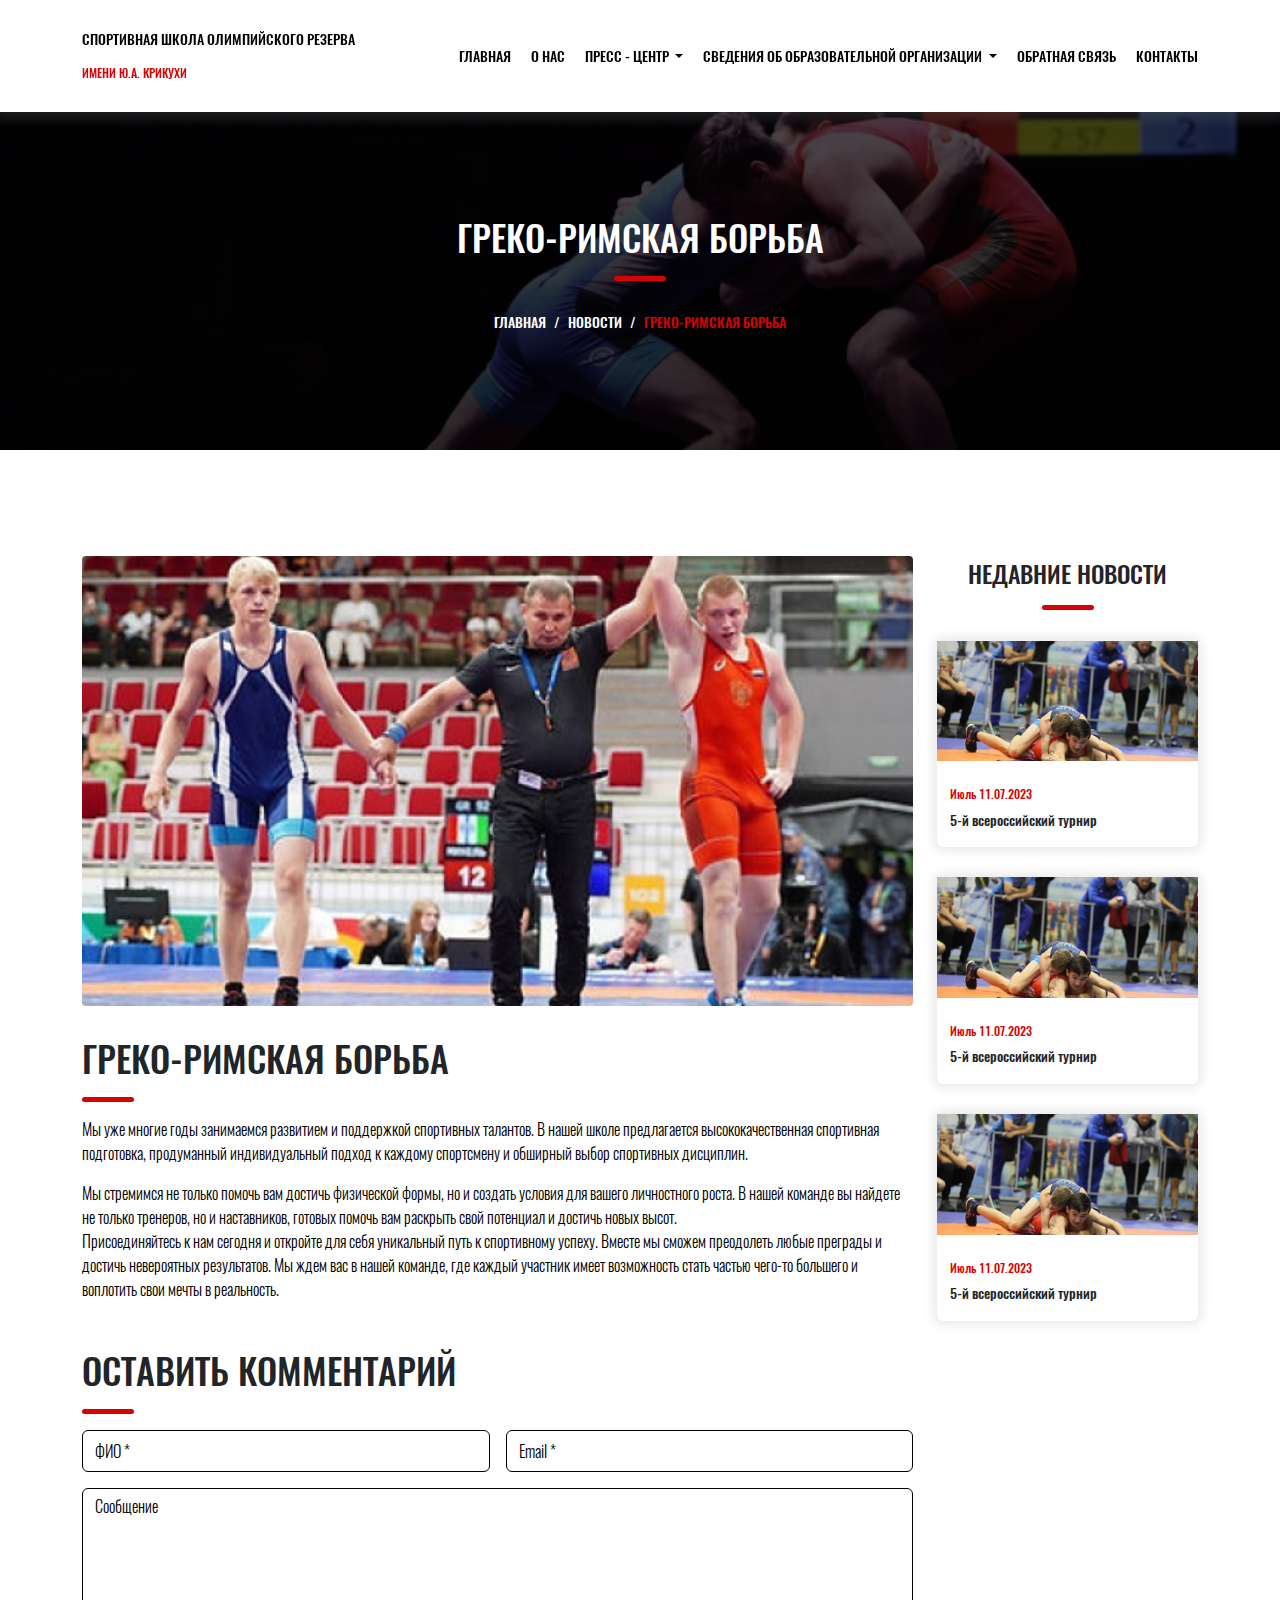
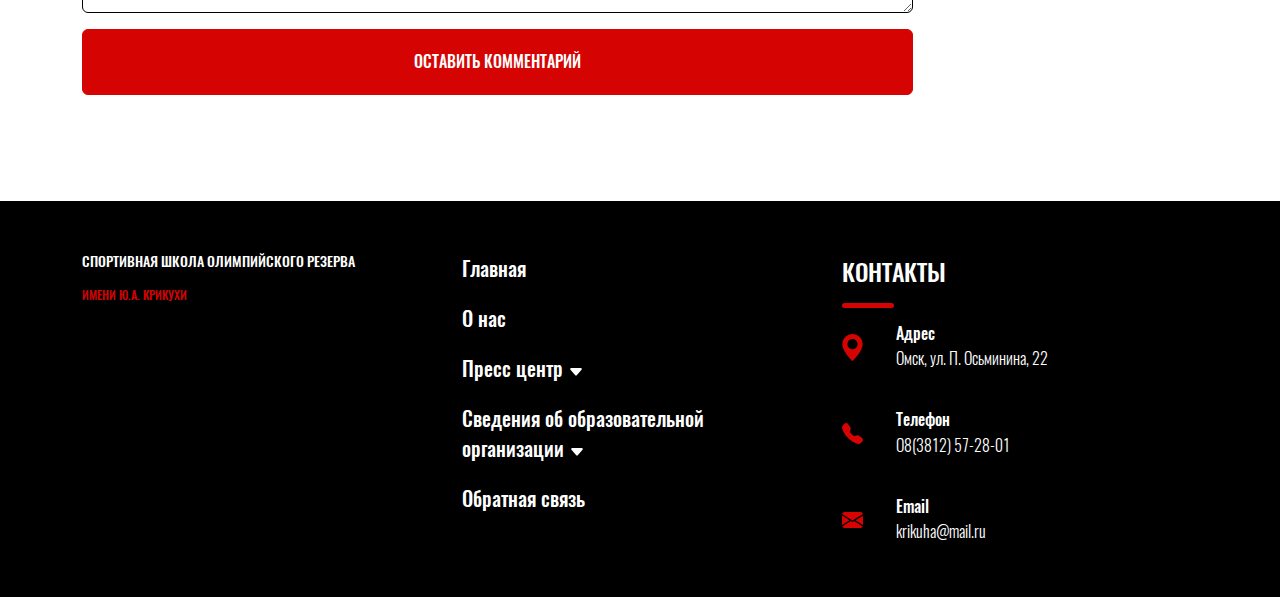
<file: post.html>
<!DOCTYPE html>
<html lang="en">
    <head>
        <meta charset="UTF-8">
        <meta http-equiv="X-UA-Compatible" content="IE=edge">
        <meta name="viewport" content="width=device-width, initial-scale=1.0">
        <title>Крикуха</title>
        <!--CSS-->
        <link rel="stylesheet" href="assets/css/style.css" type="text/css">
        <!--Bootstrap CSS-->
        <link href="assets/css/bootstrap.min.css" rel="stylesheet" >
        <!--Owl Slider CSS-->
        <link src="assets/css/owl.carousel.min.css">
        <link src="assets/css/owl.theme.default.min.css">
    </head>

    <body>

        <header>
            <nav class="navbar navbar-expand-lg fixed-top">
                <div class="container">
                  <a class="navbar-brand text-uppercase" href="index.html">
                    <h4 class="mb-0 ms-0">Спортивная школа олимпийского резерва<br>
                    <span>имени Ю.А. Крикухи</span></h4>
                  </a>
                  <button class="navbar-toggler" type="button" data-bs-toggle="collapse" data-bs-target="#navbarSupportedContent" aria-controls="navbarSupportedContent" aria-expanded="false" aria-label="Toggle navigation">
                    <span class="navbar-toggler-icon"></span>
                  </button>
                  <div class="collapse navbar-collapse justify-content-end" id="navbarSupportedContent">
                    <ul class="navbar-nav">
                      <li class="nav-item">
                        <a class="nav-link text-uppercase " aria-current="page" href="index.html">Главная</a>
                      </li>
                      <li class="nav-item">
                        <a class="nav-link text-uppercase" href="#">О нас</a>
                      </li>
                      <li class="nav-item dropdown-center">
                        <a class="nav-link dropdown-toggle text-uppercase" href="#" role="button" data-bs-toggle="dropdown" aria-expanded="false">
                          Пресс - центр
                        </a>
                        <ul class="dropdown-menu">
                          <li><a class="dropdown-item text-uppercase" href="#">Новости</a></li>
                          <li><a class="dropdown-item text-uppercase" href="#">Галерея</a></li>
                        </ul>
                      </li>
                      <li class="nav-item dropdown-center">
                        <a class="nav-link dropdown-toggle text-uppercase" href="#" role="button" data-bs-toggle="dropdown" aria-expanded="false">
                          Сведения об образовательной организации
                        </a>
                        <ul class="dropdown-menu">
                          <li><a class="dropdown-item text-uppercase" href="#">Документы</a></li>
                          <li><a class="dropdown-item text-uppercase" href="#">Родителям</a></li>
                        </ul>
                      </li>
                      <li class="nav-item">
                        <a class="nav-link text-uppercase" href="#">Обратная связь</a>
                      </li>
                      <li class="nav-item">
                        <a class="nav-link text-uppercase pe-0" href="#">Контакты</a>
                      </li>
                    </ul>
                  </div>
                </div>
              </nav>
        </header>

        <main>

        <div class="bg-page d-flex align-items-center">
          <div class="container">
            <div class="row">
              <div class="title-block">
                <h2 class="text-center text-uppercase">Греко-римская борьба</h2>
                <hr class="line mx-auto">
              </div>
              <nav aria-label="breadcrumb">
                <ol class="breadcrumb align-items-center justify-content-center mb-0">
                  <li class="breadcrumb-item text-uppercase"><a href="index.html">Главная</a></li>
                  <li class="breadcrumb-item text-uppercase"><a href="index.html">Новости</a></li>
                  <li class="breadcrumb-item text-uppercase active" aria-current="page">Греко-римская борьба</li>
                </ol>
              </nav>
            </div>
          </div>
        </div>

        <div class="post">
          <div class="container">
              <div class="row">
                  <div class="col-xl-9 col-lg-9 col-md-9 col-12">
                      <div class="col-12">
                        <div class="img-block h-100">
                          <img src="assets/img/about.jpg" alt="about-school">
                      </div>
                      </div>
                      <div class="col-12 d-flex align-items-center">
                        <div class="about-block">
                            <div class="title-block">
                                <h2 class="text-start text-uppercase">Греко-римская борьба</h2>
                                <hr class="line">
                            </div>
                            <div class="text-block">
                                <p>Мы уже многие годы занимаемся развитием и поддержкой спортивных талантов.  В нашей школе предлагается высококачественная спортивная подготовка, продуманный индивидуальный подход к каждому спортсмену и обширный выбор спортивных дисциплин.</p>
                                <p>Мы стремимся не только помочь вам достичь физической формы, но и создать условия для вашего личностного роста. В нашей команде вы найдете не только тренеров, но и наставников, готовых помочь вам раскрыть свой потенциал и достичь новых высот.<br>Присоединяйтесь к нам сегодня и откройте для себя уникальный путь к спортивному успеху. Вместе мы сможем преодолеть любые преграды и достичь невероятных результатов. Мы ждем вас в нашей команде, где каждый участник имеет возможность стать частью чего-то большего и воплотить свои мечты в реальность.</p>
                            </div>
                        </div>
                    </div>
                    <div class="col-12">
                      <div class="title-block">
                        <h2 class="text-start text-uppercase">Оставить комментарий</h2>
                        <hr class="line">
                      </div>
                      <div class="col-12 d-flex align-items-center">
                        <div class="about-block">
                            <form class="row g-3 needs-validation" novalidate>
                              <div class="col-xl-6 col-lg-6 col-md-7 col-12">
                                <input type="text" class="form-control" id="user-name" placeholder="ФИО *" autocomplete="off" required>
                                <div class="invalid-feedback">
                                  Поле не заполнено
                                </div>
                              </div>
                              <div class="col-xl-6 col-lg-6 col-md-5 col-12">
                                <input type="email" class="form-control" id="user-tel" placeholder="Email *" autocomplete="off" required>
                                <div class="invalid-feedback">
                                  Поле не заполнено
                                </div>
                              </div>
                              <div class="col-12">
                                <textarea class="form-control" id="user-message" placeholder="Сообщение" autocomplete="off"></textarea>
                                <div class="invalid-feedback">
                                  Поле не заполнено
                                </div>
                              </div>
                              <div class="col-12 mt-0">
                                <div class="btn-block text-start mt-3">
                                  <button class="btn text-uppercase w-100">Оставить комментарий</button>
                                </div>
                              </div>
                            </form>
                        </div>
                      </div>
                    </div>
                  </div>

                  <div class="col-xl-3 col-lg-3 col-md-3 col-12">
                    <div class="title-block mt-0">
                      <h3 class="text-center text-uppercase mt-1">Недавние новости</h3>
                      <hr class="line mx-auto">
                    </div>
                    <div class="last-posts row ms-0 w-100">
                      <div class="card h-100">
                        <div class="img-sport p-0">
                          <img src="assets/img/news-1.jpg" class="w-100 h-100" alt="news">
                        </div>
                        <div class="card-body">
                          <div class="card-title-text">
                            <div class="date-news">
                              <h6 class="card-subtitle text-start">Июль 11.07.2023</h6>
                            </div>
                            <h5 class="card-title text-start">5-й всероссийский турнир</h5>
                          </div>
                        </div>
                      </div>
                      <div class="card h-100">
                        <div class="img-sport p-0">
                          <img src="assets/img/news-1.jpg" class="w-100 h-100" alt="news">
                        </div>
                        <div class="card-body">
                          <div class="card-title-text">
                            <div class="date-news">
                              <h6 class="card-subtitle text-start">Июль 11.07.2023</h6>
                            </div>
                            <h5 class="card-title text-start">5-й всероссийский турнир</h5>
                          </div>
                        </div>
                      </div>
                      <div class="card h-100">
                        <div class="img-sport p-0">
                          <img src="assets/img/news-1.jpg" class="w-100 h-100" alt="news">
                        </div>
                        <div class="card-body">
                          <div class="card-title-text">
                            <div class="date-news">
                              <h6 class="card-subtitle text-start">Июль 11.07.2023</h6>
                            </div>
                            <h5 class="card-title text-start">5-й всероссийский турнир</h5>
                          </div>
                        </div>
                      </div>
                    </div>
                  </div>
              </div>
          </div>
      </div>

        </main>

        <footer>
            <div class="footer">
              <div class="container">
                <div class="row">
                  <div class="col-xl-4 col-lg-4 col-12">
                    <a class="navbar-brand text-uppercase" href="#"><h4 class="mb-0 ms-0">Спортивная школа олимпийского резерва<br><span>имени Ю.А. Крикухи</span></h4></a>
                  </div>
                  <div class="col-xl-4 col-lg-4 col-md-6 col-sm-6 col-12">
                    <ul class="list-group">
                      <li class="list-group-item ps-0 pt-0"><a href="#">Главная</a></li>
                      <li class="list-group-item ps-0"><a href="#">О нас</a></li>
                      <li class="list-group-item ps-0" data-bs-toggle="collapse" href="#collapseOne" role="button" aria-expanded="false" aria-controls="collapseOne">Пресс центр <img src="assets/img/arrow-down.svg" alt="arrow-down"></li>

                      <ul class="list-group collapse" id="collapseOne">
                        <li class="list-group-item ps-0"><a href="#">Новости</a></li>
                        <li class="list-group-item ps-0"><a href="#">Галерея</a></li>
                      </ul>

                      <li class="list-group-item ps-0" data-bs-toggle="collapse" href="#collapseTwo" role="button" aria-expanded="false" aria-controls="collapseTwo">Сведения об образовательной организации <img src="assets/img/arrow-down.svg" alt="arrow-down"></li>
                      <ul class="list-group collapse" id="collapseTwo">
                        <li class="list-group-item ps-0"><a href="#">Документы</a></li>
                        <li class="list-group-item ps-0"><a href="#">Документы</a></li>
                      </ul>

                      <li class="list-group-item ps-0"><a href="#">Обратная связь</a></li>
                    </ul>
                  </div>
                  <div class="col-xl-4 col-lg-4 col-md-6 col-sm-6 col-12">
                    <div class="title-block">
                      <h3 class="text-start text-uppercase mt-1">Контакты</h3>
                      <hr class="line me-auto">
                    </div>
                      <div class="icon-block d-flex align-items-center justify-content-start">
                        <img src="assets/img/map.svg" alt="map">
                        <div class="contact-text">
                          <h4 class="text-start">Адрес</h4>
                          <p class="text-start mb-0">Омск, ул. П. Осьминина, 22</p>
                        </div>
                      </div>
                      <div class="icon-block d-flex align-items-center justify-content-start">
                        <img src="assets/img/phone.svg" alt="phone">
                        <div class="contact-text">
                          <h4 class="text-start">Телефон</h4>
                          <p class="text-start mb-0">О8(3812) 57-28-01</p>
                        </div>
                      </div>
                      <div class="icon-block p-0 d-flex align-items-center justify-content-start">
                        <img src="assets/img/mail.svg" alt="mail">
                        <div class="contact-text">
                          <h4 class="text-start">Email</h4>
                          <p class="text-start mb-0">krikuha@mail.ru</p>
                        </div>
                      </div>
                  </div>
                </div>
              </div>
            </div>
        </footer>

    </body>
    <!--JQuery link-->
    <script src="assets/script/jquery.js"></script>
    <!--JS-->
    <script src="assets/script/owl.carousel.min.js"></script>
    <!--Bootstrap JS-->
    <script src="assets/script/bootstrap.bundle.min.js"></script>
    <!--JS-->
    <script src="assets/script/script.js"></script>
</html>
</file>
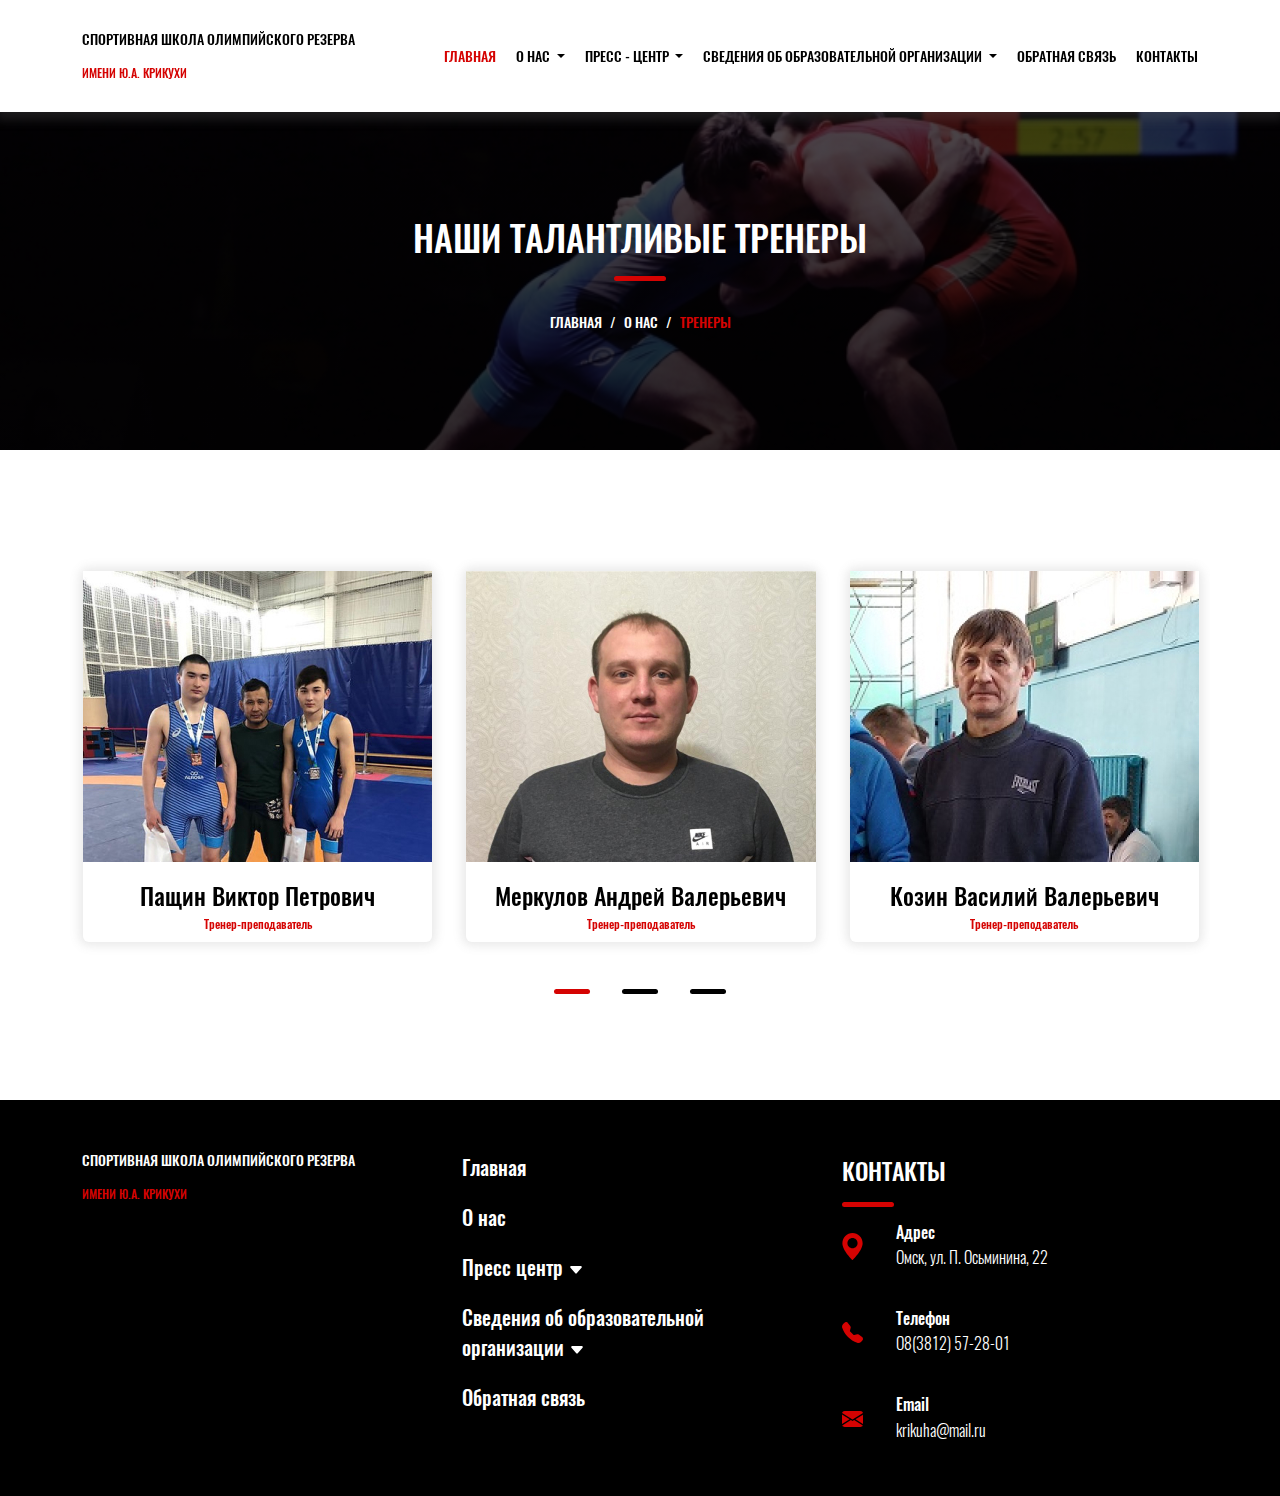
<file: trainer.html>
<!DOCTYPE html>
<html lang="en">
    <head>
        <meta charset="UTF-8">
        <meta http-equiv="X-UA-Compatible" content="IE=edge">
        <meta name="viewport" content="width=device-width, initial-scale=1.0">
        <title>Крикуха</title>
        <!--CSS-->
        <link rel="stylesheet" href="assets/css/style.css" type="text/css">
        <!--Bootstrap CSS-->
        <link href="assets/css/bootstrap.min.css" rel="stylesheet" >
        <!--Owl Slider CSS-->
        <link src="assets/css/owl.carousel.min.css">
        <link src="assets/css/owl.theme.default.min.css">
    </head>

    <body>

        <header>
            <nav class="navbar navbar-expand-lg fixed-top">
                <div class="container">
                  <a class="navbar-brand text-uppercase" href="index.html">
                    <h4 class="mb-0 ms-0">Спортивная школа олимпийского резерва<br>
                    <span>имени Ю.А. Крикухи</span></h4>
                  </a>
                  <button class="navbar-toggler" type="button" data-bs-toggle="collapse" data-bs-target="#navbarSupportedContent" aria-controls="navbarSupportedContent" aria-expanded="false" aria-label="Toggle navigation">
                    <span class="navbar-toggler-icon"></span>
                  </button>
                  <div class="collapse navbar-collapse justify-content-end" id="navbarSupportedContent">
                    <ul class="navbar-nav">
                      <li class="nav-item">
                        <a class="nav-link active text-uppercase " aria-current="page" href="index.html">Главная</a>
                      </li>
                      <li class="nav-item dropdown-center">
                        <a class="nav-link dropdown-toggle text-uppercase" href="#" role="button" data-bs-toggle="dropdown" aria-expanded="false">
                          О нас
                        </a>
                        <ul class="dropdown-menu">
                          <li><a class="dropdown-item text-uppercase" href="#">О школе</a></li>
                          <li><a class="dropdown-item text-uppercase" href="#">Тренеры</a></li>
                        </ul>
                      </li>
                      <li class="nav-item dropdown-center">
                        <a class="nav-link dropdown-toggle text-uppercase" href="#" role="button" data-bs-toggle="dropdown" aria-expanded="false">
                          Пресс - центр
                        </a>
                        <ul class="dropdown-menu">
                          <li><a class="dropdown-item text-uppercase" href="news.html">Новости</a></li>
                          <li><a class="dropdown-item text-uppercase" href="#">Галерея</a></li>
                        </ul>
                      </li>
                      <li class="nav-item dropdown-center">
                        <a class="nav-link dropdown-toggle text-uppercase" href="#" role="button" data-bs-toggle="dropdown" aria-expanded="false">
                          Сведения об образовательной организации
                        </a>
                        <ul class="dropdown-menu">
                          <li><a class="dropdown-item text-uppercase" href="#">Документы</a></li>
                          <li><a class="dropdown-item text-uppercase" href="#">Родителям</a></li>
                        </ul>
                      </li>
                      <li class="nav-item">
                        <a class="nav-link text-uppercase" href="feedback.html">Обратная связь</a>
                      </li>
                      <li class="nav-item">
                        <a class="nav-link text-uppercase pe-0" href="#">Контакты</a>
                      </li>
                    </ul>
                  </div>
                </div>
              </nav>
        </header>

        <main>

          <div class="bg-page d-flex align-items-center">
            <div class="container">
              <div class="row">
                <div class="title-block">
                  <h2 class="text-center text-uppercase">Наши талантливые тренеры</h2>
                  <hr class="line mx-auto">
                </div>
                <nav aria-label="breadcrumb">
                  <ol class="breadcrumb align-items-center justify-content-center mb-0">
                    <li class="breadcrumb-item text-uppercase"><a href="index.html">Главная</a></li>
                    <li class="breadcrumb-item text-uppercase"><a href="index.html">О нас</a></li>
                    <li class="breadcrumb-item text-uppercase active" aria-current="page">Тренеры</li>
                  </ol>
                </nav>
              </div>
            </div>
          </div>

        <div class="trainer">
          <div class="container">
              <div id="owl-demo-2" class="owl-carousel owl-theme row" style="overflow-x:hidden;overflow-x: visible">
      
                  <article class="thumbnail item col-xl-4 col-lg-4 col-md-4 col-12">
                    <div class="card">
                      <div class="img-sport m-auto">
                          <img src="assets/img/trainer-1.jpg" class="w-100 h-100" alt="trainer">
                      </div>
                      <div class="card-body d-flex flex-column justify-content-between p-0">
                        <div class="card-title-text">
                          <h3 class="card-title text-center">Пащин Виктор Петрович</h3>
                          <h6 class="card-subtitle text-center">Тренер-преподаватель</h6>
                        </div>
                      </div>
                    </div>
                  </article>

                  <article class="thumbnail item col-xl-4 col-lg-4 col-md-4 col-12">
                    <div class="card">
                      <div class="img-sport m-auto">
                          <img src="assets/img/trainer-2.jpg" class="w-100 h-100" alt="trainer">
                      </div>
                      <div class="card-body d-flex flex-column justify-content-between p-0">
                        <div class="card-title-text">
                          <h3 class="card-title text-center">Меркулов Андрей Валерьевич</h3>
                          <h6 class="card-subtitle text-center">Тренер-преподаватель</h6>
                        </div>
                      </div>
                    </div>
                  </article>

                  <article class="thumbnail item col-xl-4 col-lg-4 col-md-4 col-12">
                    <div class="card">
                      <div class="img-sport m-auto">
                        <img src="assets/img/trainer-3.jpg" class="w-100 h-100" alt="trainer">
                      </div>
                      <div class="card-body d-flex flex-column justify-content-between p-0">
                        <div class="card-title-text">
                          <h3 class="card-title text-center">Козин Василий Валерьевич</h3>
                          <h6 class="card-subtitle text-center">Тренер-преподаватель</h6>
                        </div>
                      </div>
                    </div>
                  </article>

                </div>
            </div>
        </div>

        </main>

        <footer>
            <div class="footer">
              <div class="container">
                <div class="row">
                  <div class="col-xl-4 col-lg-4 col-12">
                    <a class="navbar-brand text-uppercase" href="#"><h4 class="mb-0 ms-0">Спортивная школа олимпийского резерва<br><span>имени Ю.А. Крикухи</span></h4></a>
                  </div>
                  <div class="col-xl-4 col-lg-4 col-md-6 col-sm-6 col-12">
                    <ul class="list-group">
                      <li class="list-group-item ps-0 pt-0">
                        <a href="#">Главная</a>
                      </li>
                      <li class="list-group-item ps-0">
                        <a href="#">О нас</a>
                      </li>
                      <li class="list-group-item ps-0" data-bs-toggle="collapse" href="#collapseOne" role="button" aria-expanded="false" aria-controls="collapseOne">Пресс центр 
                        <img src="assets/img/arrow-down.svg" alt="arrow-down">
                      </li>
                        <ul class="list-group collapse" id="collapseOne">
                          <li class="list-group-item ps-0">
                            <a href="news.html">Новости</a>
                          </li>
                          <li class="list-group-item ps-0">
                            <a href="#">Галерея</a>
                          </li>
                        </ul>
                      <li class="list-group-item ps-0" data-bs-toggle="collapse" href="#collapseTwo" role="button" aria-expanded="false" aria-controls="collapseTwo">Сведения об образовательной организации 
                        <img src="assets/img/arrow-down.svg" alt="arrow-down">
                      </li>
                        <ul class="list-group collapse" id="collapseTwo">
                          <li class="list-group-item ps-0">
                            <a href="#">Документы</a>
                          </li>
                          <li class="list-group-item ps-0">
                            <a href="#">Документы</a>
                          </li>
                        </ul>
                      <li class="list-group-item ps-0"><a href="feedback.html">Обратная связь</a></li>
                    </ul>
                  </div>
                  <div class="col-xl-4 col-lg-4 col-md-6 col-sm-6 col-12">
                    <div class="title-block">
                      <h3 class="text-start text-uppercase mt-1">Контакты</h3>
                      <hr class="line me-auto">
                    </div>
                      <div class="icon-block d-flex align-items-center justify-content-start">
                        <img src="assets/img/map.svg" alt="map">
                        <div class="contact-text">
                          <h4 class="text-start">Адрес</h4>
                          <p class="text-start mb-0">Омск, ул. П. Осьминина, 22</p>
                        </div>
                      </div>
                      <div class="icon-block d-flex align-items-center justify-content-start">
                        <img src="assets/img/phone.svg" alt="phone">
                        <div class="contact-text">
                          <h4 class="text-start">Телефон</h4>
                          <p class="text-start mb-0">О8(3812) 57-28-01</p>
                        </div>
                      </div>
                      <div class="icon-block p-0 d-flex align-items-center justify-content-start">
                        <img src="assets/img/mail.svg" alt="mail">
                        <div class="contact-text">
                          <h4 class="text-start">Email</h4>
                          <p class="text-start mb-0">krikuha@mail.ru</p>
                        </div>
                      </div>
                  </div>
                </div>
              </div>
            </div>
        </footer>

    </body>
    <!--JQuery link-->
    <script src="assets/script/jquery.js"></script>
    <!--JS-->
    <script src="assets/script/owl.carousel.min.js"></script>
    <!--Bootstrap JS-->
    <script src="assets/script/bootstrap.bundle.min.js"></script>
    <!--JS-->
    <script src="assets/script/script.js"></script>
</html>
</file>
<file: assets/css/style.css>
* {
  padding: 0;
  margin: 0;
  -webkit-box-sizing: border-box;
          box-sizing: border-box;
}

@font-face {
  font-family: "Oswald-Bold";
  src: url(../fonts/Oswald-Bold.ttf);
}
@font-face {
  font-family: "Oswald-Light";
  src: url(../fonts/Oswald-Light.ttf);
}
@font-face {
  font-family: "Oswald-Regular";
  src: url(../fonts/Oswald-Regular.ttf);
}
@font-face {
  font-family: "Oswald-Medium";
  src: url(../fonts/Oswald-Medium.ttf);
}
body, html {
  min-height: 100%;
}

body {
  font-family: "Oswald-Regular" !important;
}

hr {
  margin: 17px 0;
  border: none !important;
  opacity: 1 !important;
  height: 5px !important;
  background-color: #D50302;
  width: 52px;
  border-radius: 4px !important;
}

a {
  text-decoration: none !important;
  font-size: 14px;
  font-family: "Oswald-Light" !important;
  color: #D50302;
}

p {
  font-family: "Oswald-Light" !important;
  font-size: 16px !important;
  color: #000;
}

h1 {
  font-size: 42px !important;
  font-family: "Oswald-Bold" !important;
}

h2 {
  font-size: 36px !important;
  font-family: "Oswald-Medium" !important;
}

h3 {
  font-size: 24px !important;
  font-family: "Oswald-Medium" !important;
}

h4 {
  font-size: 16px !important;
  font-family: "Oswald-Medium" !important;
}

h5 {
  font-size: 14px !important;
  font-family: "Oswald-Medium" !important;
}

h6 {
  font-size: 12px !important;
  font-family: "Oswald-Medium" !important;
}

@media (max-width: 1199px) {
  h1 {
    font-size: 36px !important;
  }
  h2 {
    font-size: 24px !important;
  }
  h3 {
    font-size: 16px !important;
  }
  h4 {
    font-size: 14px !important;
  }
  h5 {
    font-size: 12px !important;
  }
  h6 {
    font-size: 10px !important;
  }
}
.about-school, .select-sport, .trainer, .gallery, .contact, .feedback, .reviews, .news, .links, .post {
  margin: 106px 0 !important;
}

.navbar {
  padding: 27px 0 !important;
  background: #fff;
  -webkit-box-shadow: 0px 4px 10px 4px rgba(107, 107, 107, 0.2509803922);
          box-shadow: 0px 4px 10px 4px rgba(107, 107, 107, 0.2509803922);
}

.navbar-brand h4 {
  color: #000 !important;
}

.navbar-brand span {
  font-size: 12px !important;
  color: #D50302;
  display: block;
  margin-top: 17px;
}

@media (max-width: 1399px) {
  .navbar-brand h4 {
    font-size: 14px !important;
  }
}
@media (max-width: 1199px) {
  .navbar-brand h4 {
    font-size: 12px !important;
  }
  .navbar-brand span {
    font-size: 10px !important;
  }
}
@media (max-width: 991px) {
  .navbar-brand h4 {
    font-size: 14px !important;
  }
  .navbar-brand span {
    font-size: 12px !important;
  }
}
@media (max-width: 370px) {
  .navbar-brand h4 {
    font-size: 10px !important;
  }
  .navbar-brand span {
    font-size: 8px !important;
  }
}
@media (max-width: 991px) {
  .navbar-nav {
    margin-top: 32px;
    border-top: 1px solid rgba(107, 107, 107, 0.2509803922);
  }
}
.nav-link {
  color: #000 !important;
  font-size: 16px !important;
  font-family: "Oswald-Medium" !important;
  padding: 0 10px !important;
  -webkit-box-shadow: none !important;
          box-shadow: none !important;
  -webkit-transition: 0.5s ease;
  transition: 0.5s ease;
}

.nav-link:hover {
  color: #D50302 !important;
}

@media (max-width: 991px) {
  .nav-item {
    margin: 17px 0;
  }
}
@media (max-width: 1399px) {
  .nav-link {
    font-size: 14px !important;
  }
}
@media (max-width: 1199px) {
  .nav-link {
    font-size: 12px !important;
  }
}
@media (max-width: 991px) {
  .nav-link {
    font-size: 16px !important;
  }
}
.navbar-toggler {
  border: 1px solid #000 !important;
  color: #000;
  -webkit-box-shadow: none !important;
          box-shadow: none !important;
}

@media (max-width: 370px) {
  .navbar-toggler {
    padding: 2px 4px !important;
  }
}
.nav-link.active {
  color: #D50302 !important;
}

.dropdown-menu {
  min-width: auto !important;
  padding: 0px !important;
  border: 1px solid #000 !important;
  -webkit-transition: 0.5s ease;
  transition: 0.5s ease;
  -webkit-box-shadow: 0px 0px 10px 4px rgba(107, 107, 107, 0.1450980392) !important;
          box-shadow: 0px 0px 10px 4px rgba(107, 107, 107, 0.1450980392) !important;
  background: #000 !important;
  border-radius: 4px !important !important;
}

.dropdown-menu[data-bs-popper] {
  margin-top: 26px !important;
  border-radius: 4px !important !important;
}

@media (max-width: 991px) {
  .dropdown-menu[data-bs-popper] {
    margin-top: 16px !important;
  }
}
.dropdown-item {
  color: #000 !important;
  font-size: 16px !important;
  font-family: "Oswald-Medium" !important;
  padding: 10px 20px !important;
  -webkit-box-shadow: none !important;
          box-shadow: none !important;
  -webkit-transition: 0.5s ease;
  transition: 0.5s ease;
  width: 100%;
  color: #fff !important;
  border-radius: 4px !important !important;
}

.dropdown-item a {
  border-radius: 4px !important !important;
}

.dropdown-item:hover {
  color: #D50302 !important;
}

@media (max-width: 1399px) {
  .dropdown-item {
    font-size: 14px !important;
  }
}
@media (max-width: 1199px) {
  .dropdown-item {
    font-size: 12px !important;
  }
}
.carousel-caption {
  top: 35%;
}

.carousel-caption p {
  max-width: 500px;
  width: 100%;
  margin-bottom: 36px !important;
  color: #fff !important;
}

.carousel-item img {
  width: 100%;
  height: 100vh;
  -o-object-fit: cover;
     object-fit: cover;
}

.carousel-indicators {
  top: 45%;
  margin-right: 15% !important;
  margin-left: auto !important;
  width: 72px !important;
}

@media (max-width: 814px) {
  .carousel-indicators {
    top: auto;
  }
}
@media (max-width: 1199px) {
  .dropdown-item {
    font-size: 12px !important;
  }
}
@media (max-width: 991px) {
  .dropdown-item {
    font-size: 16px !important;
  }
}
.carousel-indicators button {
  display: block !important;
}

.carousel-indicators [data-bs-target] {
  opacity: 1 !important;
  border-radius: 4px !important;
  border: none !important;
  margin: 33px 0;
  width: 36px !important;
  height: 5px !important;
  margin-right: 0 !important;
  margin-left: auto !important;
  -webkit-transition: 0.5s ease !important;
  transition: 0.5s ease !important;
}

.carousel-indicators .active {
  background-color: #D50302 !important;
  width: 72px !important;
}

.btn {
  color: #fff !important;
  background-color: #D50302 !important;
  padding: 20px !important;
  font-size: 16px;
  font-family: "Oswald-Medium" !important;
  border: 1px solid #D50302 !important;
  -webkit-transition: 0.7s ease !important;
  transition: 0.7s ease !important;
}

.btn a {
  color: #fff !important;
  font-family: "Oswald-Medium" !important;
  font-size: 16px !important;
}

@media (max-width: 991px) {
  .btn {
    font-size: 14px !important;
    padding: 15px !important;
  }
  .btn a {
    font-size: 14px !important;
  }
}
@media (max-width: 767px) {
  .btn {
    font-size: 12px !important;
    padding: 10px !important;
  }
  .btn a {
    font-size: 12px !important;
  }
}
.btn:hover {
  color: #fff !important;
  background-color: #000 !important;
  padding: 20px !important;
  font-size: 16px;
  font-family: "Oswald-Medium" !important;
  border: 1px solid #D50302 !important;
}

.btn img {
  width: 20px;
  height: 20px;
  margin-left: 27px;
  margin-bottom: 5px;
}

.title-block h2 span {
  color: #D50302;
}

@media (max-width: 767px) {
  .title-block h2 {
    margin-top: 32px;
  }
}
.img-block img {
  width: 100%;
  max-height: 450px;
  min-height: 100%;
  -o-object-fit: cover;
     object-fit: cover;
  -o-object-position: right;
     object-position: right;
  border-radius: 4px !important;
}

.img-block {
  width: 100%;
  height: 100%;
}

.about-school .text-block p {
  margin-bottom: 17px !important;
}

.about-school .btn-block {
  margin-top: 8px !important;
}

.img-sport {
  width: 140px;
  height: auto;
}

@media (max-width: 767px) {
  .select-sport .col-xl-4 {
    height: 100%;
  }
}
.card {
  padding: 20px 26px !important;
  max-width: 364px;
  width: 100%;
  margin: 15px auto !important;
  border: none !important;
  -webkit-box-shadow: 0px 0px 10px 4px rgba(107, 107, 107, 0.1450980392);
          box-shadow: 0px 0px 10px 4px rgba(107, 107, 107, 0.1450980392);
  -webkit-transition: 0.5s ease;
  transition: 0.5s ease;
}

.card:hover {
  -webkit-box-shadow: 0px 0px 15px 4px rgba(107, 107, 107, 0.3333333333) !important;
          box-shadow: 0px 0px 15px 4px rgba(107, 107, 107, 0.3333333333) !important;
}

@media (max-width: 991px) {
  .card {
    height: 100% !important;
  }
}
.card h3 {
  color: #000;
  margin-bottom: 10px !important;
  margin-top: 20px !important;
}

.card h6 {
  color: #D50302;
  margin-bottom: 11px;
}

.card p {
  margin-bottom: 11px;
}

.card a {
  color: #D50302;
  font-size: 14px;
}

.card a img {
  width: 16px;
  height: auto;
  margin-left: 4px;
}

.link-card {
  margin-top: 9px;
}

.thumbnail {
  padding: 0 12px;
}

.owl-carousel {
  -ms-touch-action: none;
      touch-action: none;
  position: relative;
  z-index: 1;
}

.select-sport .thumbnail, .trainer .thumbnail, .links .thumbnail {
  width: 100% !important;
  max-width: 100% !important;
  height: 100%;
}

.select-sport .owl-carousel .owl-stage, .trainer .owl-carousel .owl-stage, .links .owl-carousel .owl-stage {
  display: -webkit-box;
  display: -moz-box;
  display: -ms-box;
  display: box;
}

.select-sport .owl-stage-outer, .trainer .owl-stage-outer, .links .owl-stage-outer {
  padding: 0;
  overflow: hidden;
}

.select-sport .owl-carousel .owl-item, .trainer .owl-carousel .owl-item, .links .owl-carousel .owl-item {
  display: -webkit-box;
  display: -ms-flexbox;
  display: flex;
  -webkit-box-flex: 0;
      -ms-flex: 0 auto;
          flex: 0 auto;
  width: 100%;
}

.select-sport .owl-carousel .owl-item .card {
  padding: 20px 26px !important;
  max-width: 364px;
  width: 100%;
  margin: 15px auto !important;
  border: none !important;
  -webkit-box-shadow: 0px 0px 10px 4px rgba(107, 107, 107, 0.1450980392);
          box-shadow: 0px 0px 10px 4px rgba(107, 107, 107, 0.1450980392);
}

.trainer .owl-carousel .owl-item .card, .links .owl-carousel .owl-item .card {
  padding: 0 !important;
  max-width: 364px;
  width: 100%;
  margin: 15px auto !important;
  border: none !important;
  -webkit-box-shadow: 0px 0px 10px 4px rgba(107, 107, 107, 0.1450980392);
          box-shadow: 0px 0px 10px 4px rgba(107, 107, 107, 0.1450980392);
}

.trainer .owl-carousel .owl-item .card .img-sport {
  width: 100% !important;
}

.trainer .owl-carousel .owl-item .card img {
  width: 100% !important;
  height: 291px !important;
  -o-object-fit: cover;
     object-fit: cover;
}

@media (max-width: 991px) {
  .select-sport .owl-carousel .owl-item .card, .trainer .owl-carousel .owl-item, .links .owl-carousel .owl-item {
    max-height: 439.19px !important;
    height: 100% !important;
  }
}
@media (max-width: 767px) {
  .select-sport .owl-carousel .owl-item, .trainer .owl-carousel .owl-item, .links .owl-carousel .owl-item {
    height: 100% !important;
  }
}
.select-sport .owl-nav, .trainer .owl-nav, .links .owl-nav {
  display: none;
}

.select-sport .owl-dots button, .trainer .owl-dots button, .links .owl-dots button {
  max-width: 100px;
  width: 100%;
  height: 5px;
  border: none;
  margin: 0 16px;
  background: transparent;
}

.owl-prev, .owl-next {
  display: none;
}

.select-sport .owl-dots, .trainer .owl-dots, .links .owl-dots {
  display: -webkit-box;
  display: -ms-flexbox;
  display: flex;
  -webkit-box-align: center;
      -ms-flex-align: center;
          align-items: center;
  -webkit-box-pack: center;
      -ms-flex-pack: center;
          justify-content: center;
  margin-top: 32px;
}

.select-sport .owl-dots button, .trainer .owl-dots button, .links .owl-dots button {
  max-width: 36px !important;
  height: 5px;
  background: #000;
  border-radius: 4px !important;
  -webkit-transition: 0.2s ease;
  transition: 0.2s ease;
}

.select-sport .owl-dot.active, .trainer .owl-dot.active, .links .owl-dot.active {
  background: #D50302 !important;
}

.gallery .img-block img {
  -webkit-filter: brightness(60%);
          filter: brightness(60%);
  max-height: 271px !important;
  height: 100%;
}

.gallery .col-7, .gallery .col-5 {
  margin-top: 17px !important;
}

.title-gallery {
  padding: 20px 26px !important;
}

.title-gallery h3 {
  color: #fff;
}

.title-gallery h3 span {
  color: #D50302;
}

.icon-block {
  padding-bottom: 39px !important;
}

.contact .line {
  margin-bottom: 58px;
}

.icon-block img {
  width: 21px;
  height: auto;
  margin-right: 32.79px;
}

.icon-block h4 {
  margin-bottom: 4px !important;
}

.form-control {
  height: 42px !important;
  border: 1px solid #000 !important;
  -webkit-box-shadow: none !important;
          box-shadow: none !important;
  font-size: 16px !important;
  border-radius: 4px !important !important;
  -webkit-transition: 0.5s ease;
  transition: 0.5s ease;
}

.form-control:focus {
  border: 1px solid #D50302 !important;
}

.form-control::-webkit-input-placeholder {
  color: #000 !important;
  font-family: "Oswald-Light" !important;
  font-size: 16px !important;
}

.form-control::-moz-placeholder {
  color: #000 !important;
  font-family: "Oswald-Light" !important;
  font-size: 16px !important;
}

.form-control:-ms-input-placeholder {
  color: #000 !important;
  font-family: "Oswald-Light" !important;
  font-size: 16px !important;
}

.form-control::-ms-input-placeholder {
  color: #000 !important;
  font-family: "Oswald-Light" !important;
  font-size: 16px !important;
}

.form-control::placeholder {
  color: #000 !important;
  font-family: "Oswald-Light" !important;
  font-size: 16px !important;
}

textarea.form-control {
  height: 125px !important;
}

.feedback .line {
  margin-bottom: 32px;
}

.contact .btn-block {
  margin-top: 0 !important;
}

.feedback .btn-block .btn {
  margin-top: 9px !important;
}

.reviews .line {
  margin-bottom: 60px !important;
}

.reviews-block {
  -webkit-box-shadow: 0px 0px 10px 4px rgba(107, 107, 107, 0.1450980392);
          box-shadow: 0px 0px 10px 4px rgba(107, 107, 107, 0.1450980392);
  border-radius: 4px !important;
  padding: 20px 26px !important;
  max-width: 751px;
  width: 100% s;
}

.img-reviews img {
  width: 100px;
  height: 100px;
  border-radius: 50%;
  margin-top: -60px !important;
}

.reviews-text h3 {
  margin-top: 17px;
}

.reviews-text h6 {
  margin-top: 5px;
  color: #D50302;
}

.quotes {
  font-size: 100px !important;
  height: 35px;
  line-height: 100px;
  margin: 16px 0 !important;
}

.date-news {
  margin-top: 20px !important;
}

.type-sport {
  color: #000 !important;
}

@media (max-width: 767px) {
  .news .col-12 {
    margin-top: 32px;
  }
}
.news .card h3 {
  margin: 12px 0 !important;
}

.news .card {
  padding: 0px !important;
  margin: 0 auto !important;
}

.news .card-body {
  padding: 20px 26px !important;
}

.news .img-sport {
  width: 100%;
  height: 168px;
}

.news .img-sport img {
  width: 100%;
  height: 100%;
  -o-object-fit: cover;
     object-fit: cover;
}

.news .btn-block {
  margin-top: 32px;
}

.links .img-link img {
  max-width: 170px;
  width: 100%;
  height: auto !important;
}

.links .owl-stage {
  display: -webkit-box;
  display: -ms-flexbox;
  display: flex;
  -webkit-box-align: center;
      -ms-flex-align: center;
          align-items: center;
  -webkit-box-pack: center;
      -ms-flex-pack: center;
          justify-content: center;
}

.footer {
  padding: 53px 0;
  background-color: #000;
}

.footer h4 {
  color: #fff !important;
}

.list-group-item {
  border: none !important;
  background: transparent !important;
  color: #fff !important;
  font-size: 20px !important;
  font-family: "Oswald-Medium" !important;
  padding: 10px !important;
  -webkit-box-shadow: none !important;
          box-shadow: none !important;
  -webkit-transition: 0.5s ease;
  transition: 0.5s ease;
}

.list-group-item a {
  color: #fff !important;
  font-size: 20px !important;
  font-family: "Oswald-Medium" !important;
  -webkit-box-shadow: none !important;
          box-shadow: none !important;
  -webkit-transition: 0.5s ease;
  transition: 0.5s ease;
}

.footer h3 {
  color: #fff;
}

.footer .line {
  margin-bottom: 16px !important;
}

.footer .contact-text p {
  color: #fff;
}

@media (max-width: 991px) {
  .footer .navbar-brand span {
    margin-bottom: 32px;
  }
}
@media (max-width: 575px) {
  .footer .title-block {
    margin-top: 32px;
  }
}
.bg-page {
  background-image: -webkit-gradient(linear, left top, left bottom, from(rgba(0, 0, 0, 0.7)), to(rgba(0, 0, 0, 0.8))), url(../../assets/img/bg.jpg);
  background-image: linear-gradient(rgba(0, 0, 0, 0.7), rgba(0, 0, 0, 0.8)), url(../../assets/img/bg.jpg);
  background-size: cover;
  background-position: center center;
  background-repeat: no-repeat;
  height: 350px;
  margin-top: 100px;
  -webkit-backdrop-filter: brightness(60%);
          backdrop-filter: brightness(60%);
}

@media (max-width: 1199px) {
  .bg-page {
    height: 200px !important;
  }
}
@media (max-width: 767px) {
  .bg-page {
    margin-top: 110px;
  }
}
@media (max-width: 370px) {
  .bg-page {
    margin-top: 100px;
  }
}
@media (max-width: 767px) {
  .bg-page .title-block h2 {
    margin-top: 0 !important;
  }
}
.bg-page h2 {
  color: #fff;
}

.breadcrumb {
  margin-top: 15px;
}

.breadcrumb-item, .breadcrumb-item a {
  font-size: 14px;
  font-family: "Oswald-Medium" !important;
}

.breadcrumb-item a {
  color: #fff;
  -webkit-transition: 0.5s ease;
  transition: 0.5s ease;
}

.breadcrumb-item.active, .breadcrumb-item a:hover {
  color: #D50302 !important;
}

.breadcrumb-item + .breadcrumb-item::before {
  color: #fff !important;
}

.post .title-block {
  margin-top: 32px;
}

.last-posts .card {
  width: 100% !important;
  padding: 0 !important;
}

.last-posts .card-body {
  padding: 10px 13px !important;
}

.last-posts .img-sport {
  width: 100%;
}
</file>
